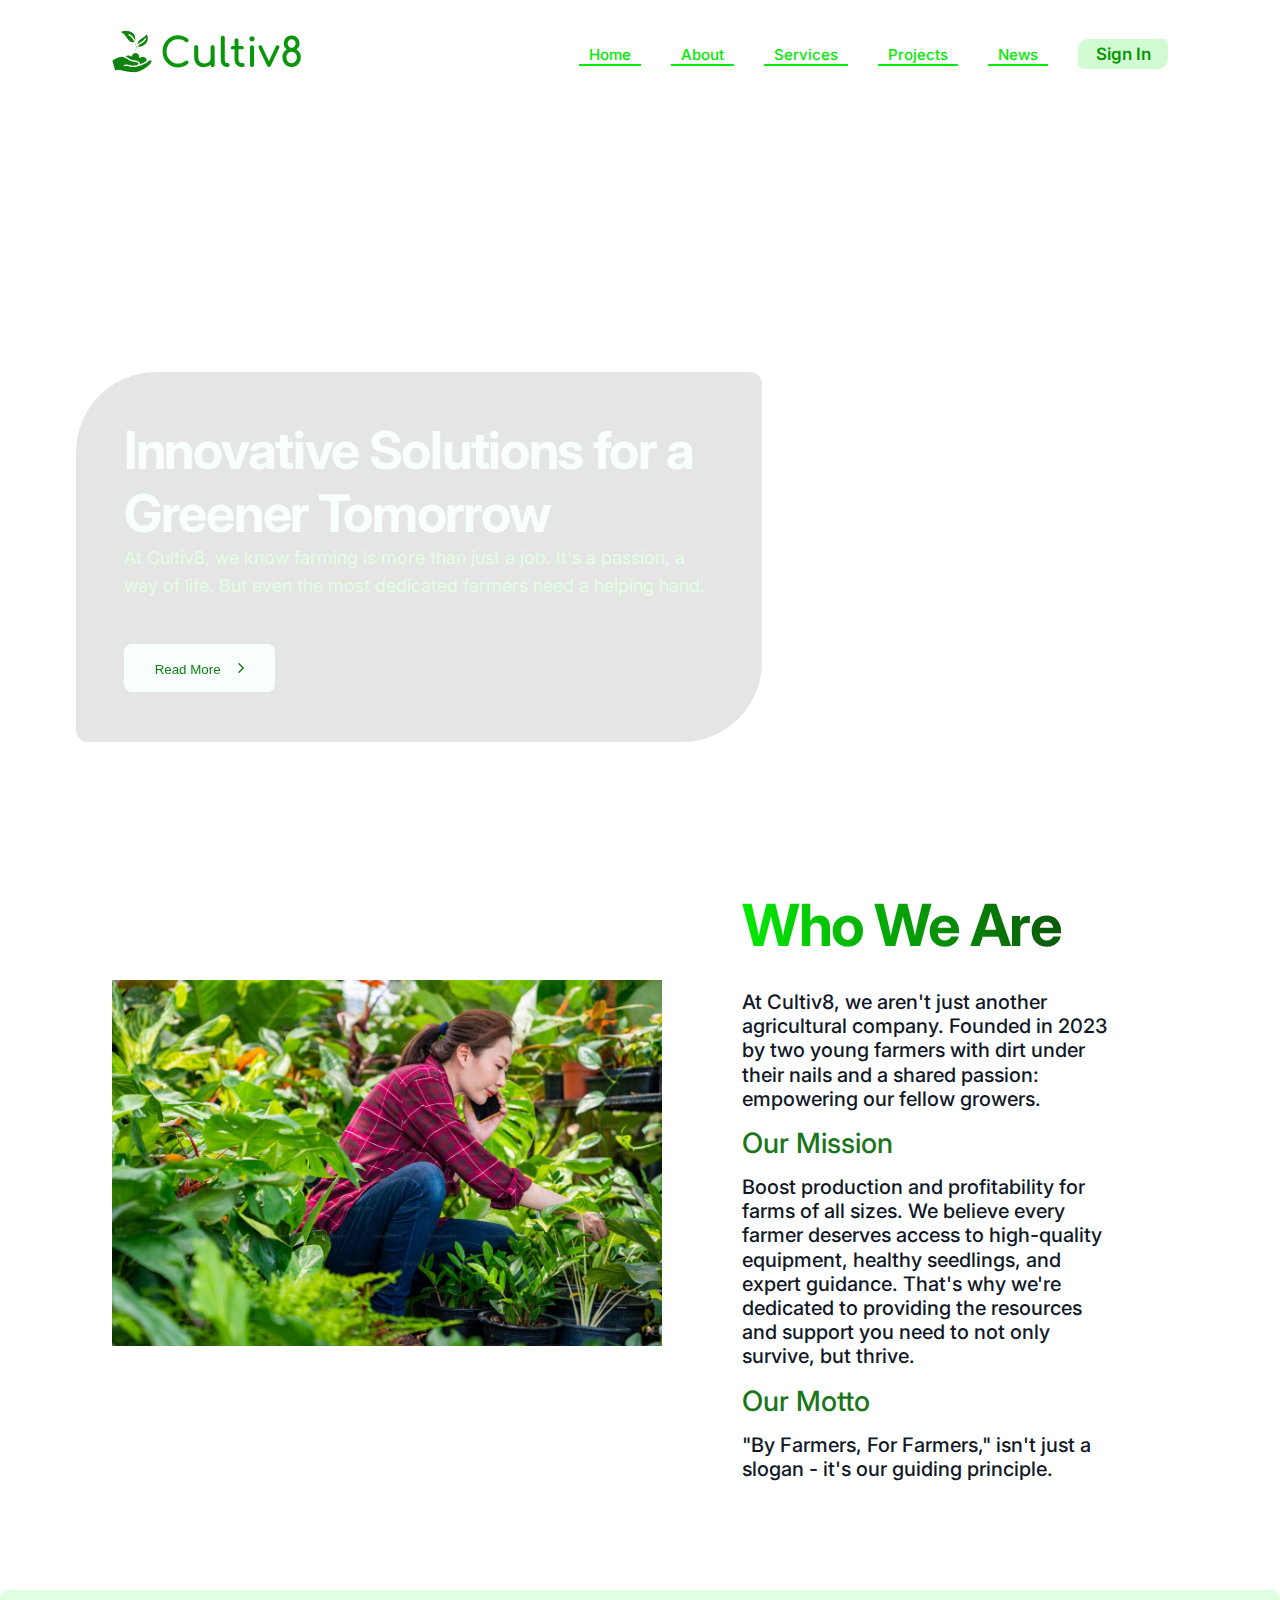
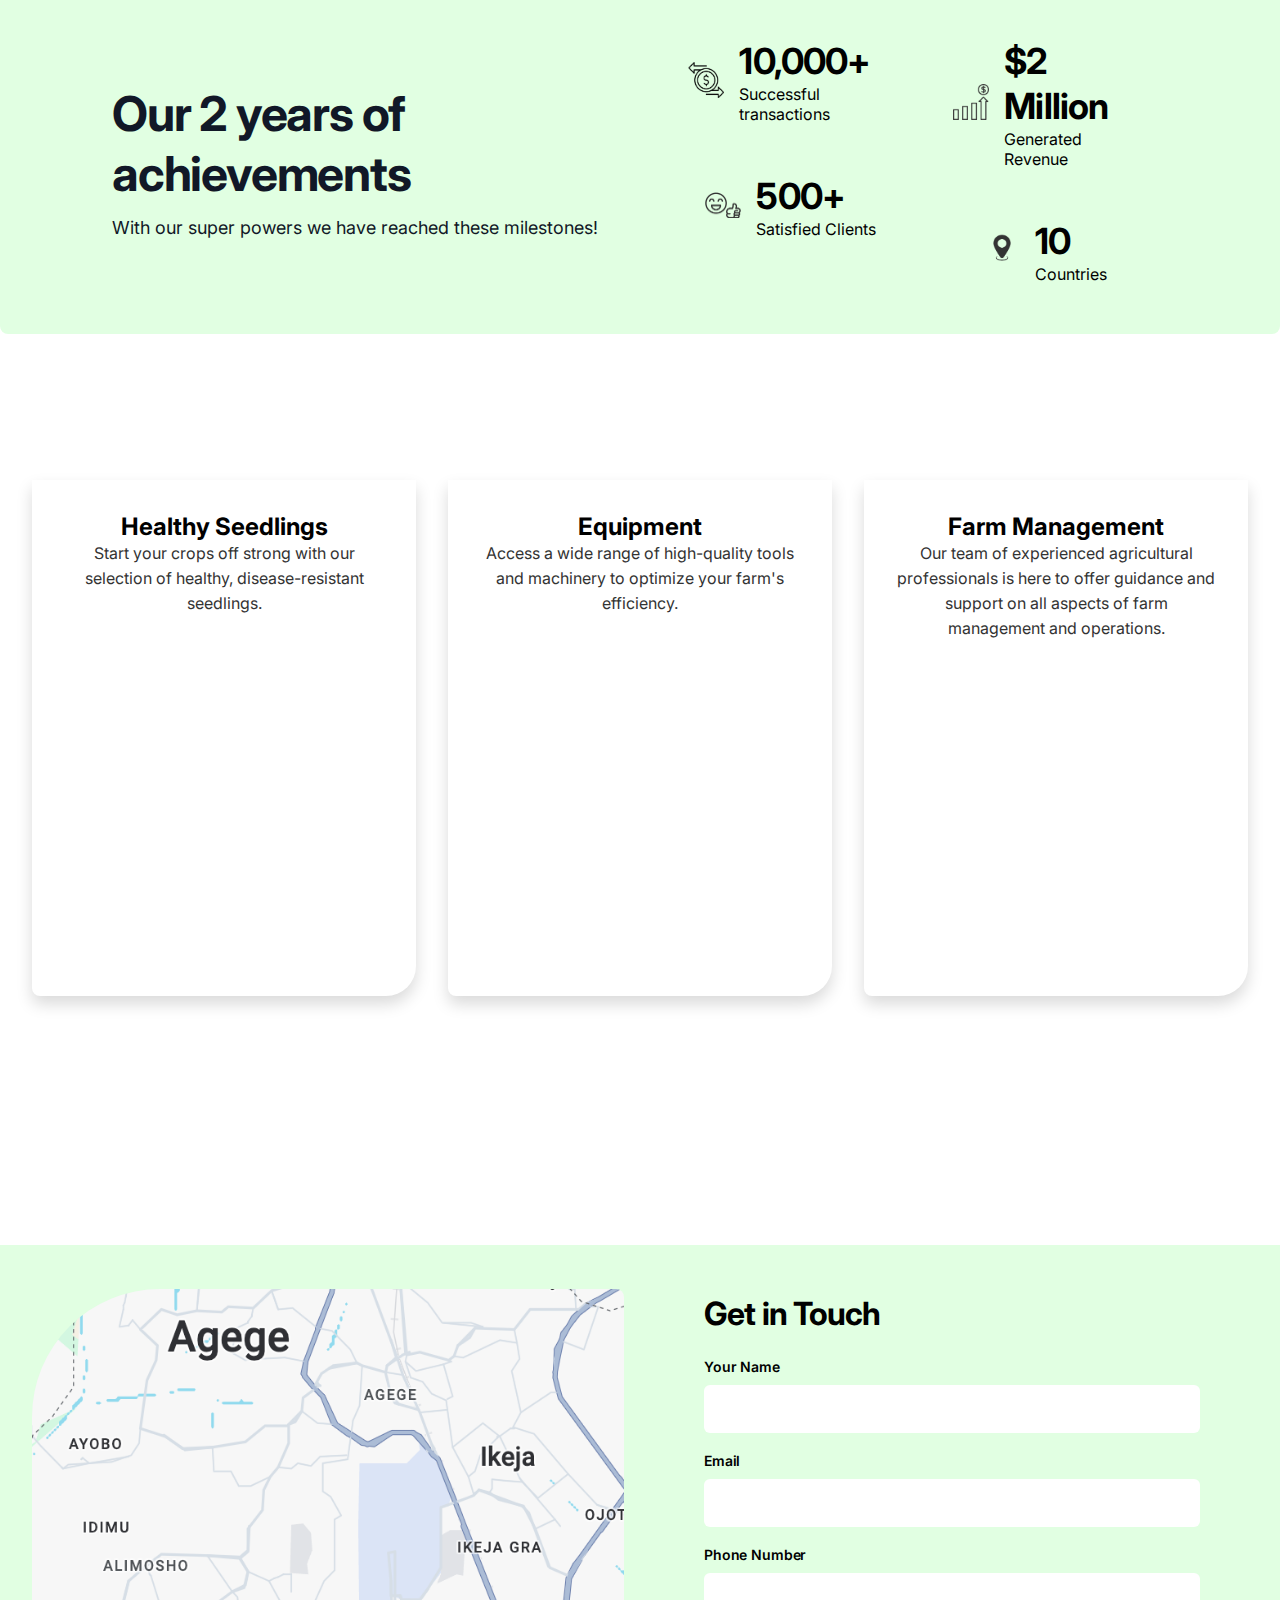
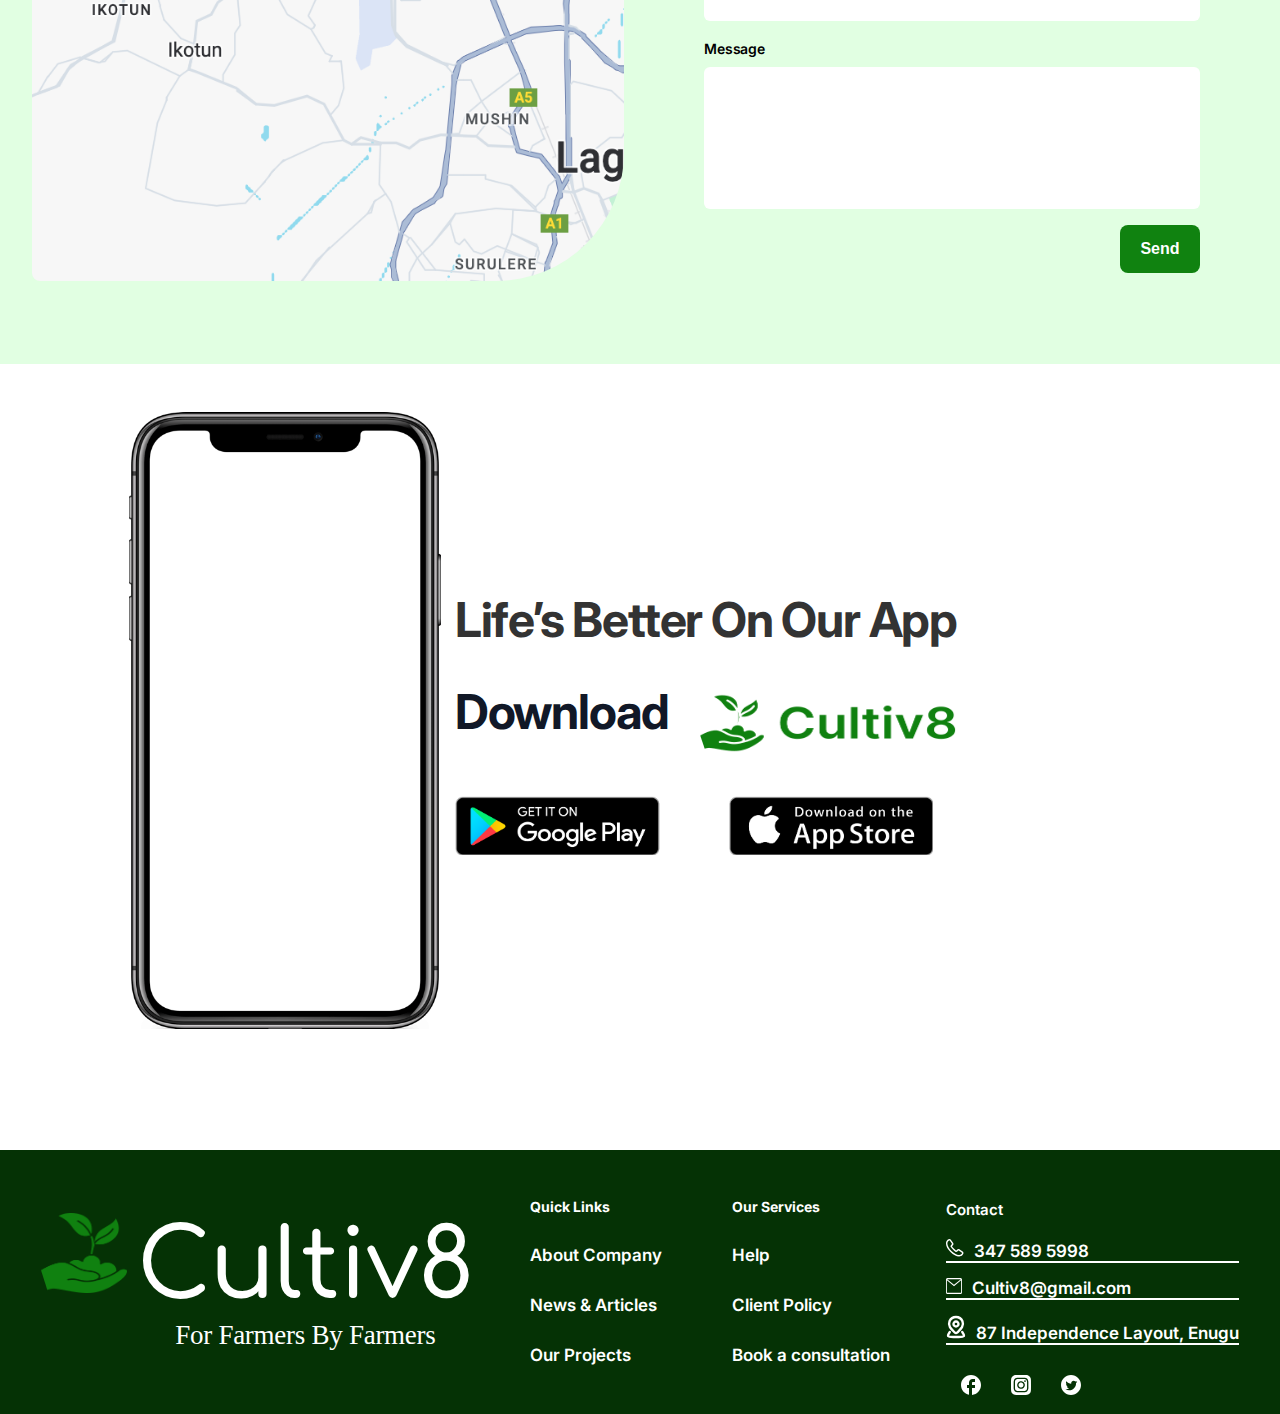
<file: html files/index.html>
<!DOCTYPE html>
<html lang="en">
  <head>
    <meta charset="UTF-8" />
    <meta name="viewport" content="width=device-width, initial-scale=1.0" />
    <title>Cultiv8</title>

    <!-- font awesome -->
    <link
      rel="stylesheet"
      href="https://cdnjs.cloudflare.com/ajax/libs/font-awesome/4.7.0/css/font-awesome.min.css"
    />

    <!-- favicon -->
    <link
      rel="icon"
      type="image/svg+xml"
      href="./hompage_cultiv8/images/favicon.svg"
    />
    <link
      rel="icon"
      type="image/png"
      href="./hompage_cultiv8/images/favicon.png"
    />

    <!-- stylesheets links -->
    <link rel="stylesheet" href="../index-files/css/reset.css" />
    <link rel="stylesheet" href="../index-files/css/style.css" />
    <link rel="stylesheet" href="../index-files/css/mediaquery.css" />
  </head>
  <body>
    <!-- =============HEADER AND NAVIGATION SECTION=========== -->

  <header class="header-container">

    <nav class="nav-bar" >
      
      <div class="logo">
       
          <div class="img-box"><img src="../asset-folder/Group.png" alt=""></div>

          
            <h1 class="logo-header"><a href="./index.html"></a>Cultiv8 </a></h1>
         
      </div>

      
      <div class="menu-option">

        <ul class="nav-links">
          <li class="active"><a href="./index.html">Home</a></li>
          <li class="active"><a href="./about-us.html">About </a></li>
          <li class="active"><a href="./services-page.html">Services</a></li>
          <li class="active"><a href="./projects.html">Projects</a></li>
          <li class="active"><a href="#">News</a></li>
        </ul>
        
        <div class="btn-sign-in">
          <a href="../html files/signIn.html">Sign In</a>
        </div>
      </div>


      <!-- ================HAMBUGER MENU================== -->

      <div class="hamburger-container">
        <div class="hamburger-menu">
          <div class="hamburger-line"></div>
          <div class="hamburger-line"></div>
          <div class="hamburger-line"></div>
        </div>

        <!-- ===========MOBILE MENU CONTENT============ -->
        
        <div class="mobile-menu">
          <nav class="mobile-nav">
            <ul>
              <li><a href="./index.html">Home</a></li>

              <li><a href="./about-us.html">About <span class="arrow-icon"><i class="fa fa-angle-down"></i></span></a>
              </li>

              <li><a href="./services-page.html">services <span class="arrow-icon"><i class="fa fa-angle-down"></i></span></a>
              </li>

              <li>
                <a href="./projects.html">Projects<span class="arrow-icon"><i class="fa fa-angle-down"></i></span></a>
              </li>

              <li>
                <a href="#">News <span class="arrow-icon"><i class="fa fa-angle-down"></i></span></a>
              </li>

              <div class="  mmb">
                <a class="signintext" href="../html files/signIn.html">Sign In</a>
              </div>
            </div>

            </ul>
          </nav>
        </div>
      </div>


    </nav>

  </header>

    <!-- main section -->
    <main>
      <!-- hero section -->
      <section class="hero">
        <div class="hero-container">
          <div class="hero-content-container">
            <div class="hero-content">
              <h1>Innovative Solutions for a Greener Tomorrow</h1>
              <p>
                At Cultiv8, we know farming is more than just a job. It's a
                passion, a way of life. But even the most dedicated farmers need
                a helping hand.
              </p>
            </div>
            <div class="hero-button">
              <button>
                Read More
                <i class="fa fa-angle-right" style="font-size: 18px"></i>
              </button>
            </div>
          </div>
        </div>
        <div class="noun-transaction-container"></div>
      </section>
      <!-- end of hero section -->

      <!-- section after of hero section -->
      <section class="after-hero">
        <div class="after-hero-container">
          <div class="after-hero-img">
            <img src="../index-files/images/lady_in_garden.jpeg" alt="" />
          </div>
          <div class="after-hero-content">
            <h1>Who We Are</h1>
            <p>
              At Cultiv8, we aren't just another agricultural company. Founded
              in 2023 by two young farmers with dirt under their nails and a
              shared passion: empowering our fellow growers.
            </p>
            <h2>Our Mission</h2>
            <p>
              Boost production and profitability for farms of all sizes. We
              believe every farmer deserves access to high-quality equipment,
              healthy seedlings, and expert guidance. That's why we're dedicated
              to providing the resources and support you need to not only
              survive, but thrive.
            </p>
            <h2>Our Motto</h2>
            <p>
              "By Farmers, For Farmers," isn't just a slogan - it's our guiding
              principle.
            </p>
          </div>
        </div>
      </section>
      <!-- end of after hero section -->

      <!-- start of metric section -->
      <section class="metric-section">
        <div class="metric-container">
          <div class="metric-heading">
            <h1>Our 2 years of achievements</h1>
            <p>With our super powers we have reached these milestones!</p>
          </div>
          <div class="metric-content">
            <div class="metric-item1">
              <div class="one">
                <div class="metric-icon">
                  <img src="../index-files/images/noun.png" alt="" />
                </div>
                <div class="metric-text">
                  <h2>10,000+</h2>
                  <p>Successful transactions</p>
                </div>
              </div>
              <div class="two">
                <div class="metric-icon">
                  <img src="../index-files/images/emoji.png" alt="" />
                </div>
                <div class="metric-text">
                  <h2>500+</h2>
                  <p>Satisfied Clients</p>
                </div>
              </div>
            </div>
            <div class="metric-item2">
              <div class="three">
                <div class="metric-icon">
                  <img src="../index-files/images/stats.png" alt="" />
                </div>
                <div class="metric-text">
                  <h2>$2 Million</h2>
                  <p>Generated Revenue</p>
                </div>
              </div>
              <div class="four">
                <div class="metric-icon">
                  <img src="../index-files/images/location.png" alt="" />
                </div>
                <div class="metric-text">
                  <h2>10</h2>
                  <p>Countries</p>
                </div>
              </div>
            </div>
          </div>
        </div>
      </section>
      <!-- end of metric section -->

      <!-- services rendered section -->
      <section class="services">
        <div class="services-container">
          <div class="card-container">
            <div class="card card_1">
              <div class="rectangle"></div>
              <div class="card-content">
                <h2>Healthy Seedlings</h2>
                <p>
                  Start your crops off strong with our selection of healthy,
                  disease-resistant seedlings.
                </p>
              </div>
            </div>
            <div class="card card_2">
              <div class="rectangle-two"></div>
              <div class="card-content">
                <h2>Equipment</h2>
                <p>
                  Access a wide range of high-quality tools and machinery to
                  optimize your farm's efficiency.
                </p>
              </div>
            </div>
            <div class="card card_3">
              <div class="rectangle-three"></div>
              <div class="card-content">
                <h2>Farm Management</h2>
                <p>
                  Our team of experienced agricultural professionals is here to
                  offer guidance and support on all aspects of farm management
                  and operations.
                </p>
              </div>
            </div>
          </div>
        </div>
      </section>
      <!-- end of services rendered section  -->

      <!-- location/get in touch section -->
      <section class="location">
        <div class="location-container">
          <img src="../index-files/images/map.png" alt="" />
          <div class="location-content">
            <h2>Get in Touch</h2>
            <div class="get_in_touch">
              <label for="name">Your Name</label>
              <input type="text" id="name" name="name" />
              <label for="email">Email</label>
              <input type="email" name="email" id="email" />
              <label for="phone">Phone Number</label>
              <input type="text" name="phone" id="phone" />
              <label for="message">Message</label>
              <textarea name="message" id="message"></textarea>
              <div class="get_in_touch-btn">
                <button>Send</button>
              </div>
            </div>
          </div>
        </div>
      </section>
      <!-- end of location section -->

      <!-- start of download app section -->
      <section class="download_app_sect">
        <div class="download_app_container">
          <div class="phone_mockup_img">
            <img src="../index-files/images/phone-mockup1.png" alt="" />
          </div>
          <div class="download_app_content">
            <h2>Life’s Better On Our App</h2>
            <div class="download_logo">
              <h3>Download</h3>
              <img src="../index-files/images/download_logo.png" alt="" />
            </div>
            <div class="download_options">
              <img src="../index-files/images/mobile_download.png" alt="" />
            </div>
          </div>
        </div>
      </section>
      <!-- end of download app section -->

     <!-- ========= FOOTER SECTION========== -->

   <Ssection class="footer">

    <div class="footer-logo">
      <div class="img-box-2"><img src="../index-files/images/footer_logo.png" alt=""></div>
          <a class="logo-text" href="./index.html">
            <h1>Cultiv8</h1>
            <p>For Farmers By Farmers</p>
          </a>
    </div>
    
    <div class="quick-links">
      <ul>
        <li><h3>Quick Links </h3></li>
        <li><a href="../html files/about-us.html">About Company</a></li>
        <li><a href="#">News & Articles</a></li>
        <li><a href="../html files/projects.html">Our Projects</a></li>
      </ul>
    </div>

    <div class="Our-Services">
      <ul>
        <li><h3>Our Services</h3></li>
        <li><a href="">Help</a></li>
        <li><a href="">Client Policy</a></li>
        <li><a href="../html files/consutation-form.html">Book a consultation</a></li>
      </ul>
    </div>

    <div class="Contact">
      
        <h3 class="contact-header"><a href="#">Contact</a></h3>
        <div class="call-icon"><a href="tel:3475895998"><img src="../asset-folder/call-icon.svg" alt="">347 589 5998</a></div>

       <div class="message"><a href="mailto:cultiv8@gmail.com"><img src="../asset-folder/message-icon.svg" alt=""></i>Cultiv8@gmail.com</a></div>

        <div class="address">
          <a href="https://www.google.com/maps/search/?api=1&query=87+Independence+Layout,+Enugu"><img src="../asset-folder/address-icon.svg" alt="">87 Independence Layout, Enugu</a></li>
          <li><a href="#"></a>
        </div>
      
      <div class="social-icons">
        <a href="#"><img src="../asset-folder/facebook-icon.svg" alt="facebook-icon"></a>
        <a href="#"><img src="../asset-folder/instagram-icon.svg" alt="instagram-icon"></a>
        <a href="#"><img src="../asset-folder/twitter-icon.svg" alt="twitter-icon"></a>
      </div>
    </div>



  </Ssection>
    </main>
    <script src="../javascript/main.js"></script>
  </body>
</html>
</file>
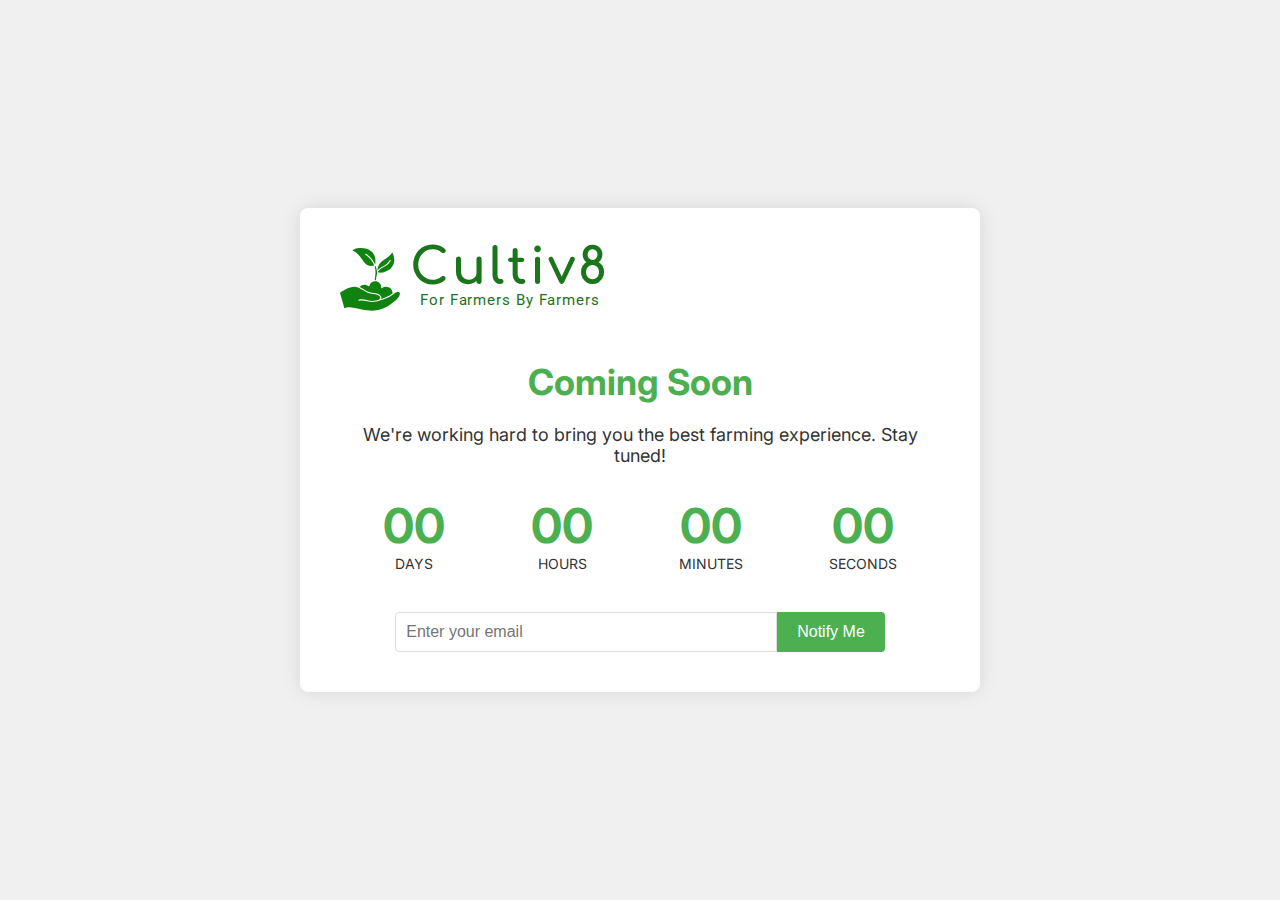
<file: html files/coming-soon.html>
<!DOCTYPE html>
<html lang="en">
<head>
    <meta charset="UTF-8">
    <meta name="viewport" content="width=device-width, initial-scale=1.0">
    <title>Cultiv8 Coming Soon</title>
    <link rel="stylesheet" href="../css files/coming-soon-styles.css">
    <link href="https://fonts.googleapis.com/css2?family=Roboto:wght@300;400;700&display=swap" rel="stylesheet">

    <!-- =============FAVICON LINK=============== -->

  <link rel="icon" type="image/svg+xml" href="../asset-folder/favicon.svg">
  <link rel="icon" type="image/png" href="../asset-folder/favicon.png">
  
    <!-- ====================FONT & ICON RESOURCE LINKS================= -->
  
  
  
    <link rel="stylesheet" href="https://cdnjs.cloudflare.com/ajax/libs/font-awesome/6.5.2/css/all.min.css" integrity="sha512-SnH5WK+bZxgPHs44uWIX+LLJAJ9/2PkPKZ5QiAj6Ta86w+fsb2TkcmfRyVX3pBnMFcV7oQPJkl9QevSCWr3W6A==" crossorigin="anonymous" referrerpolicy="no-referrer" />
  
    <link rel="stylesheet" href="https://fonts.googleapis.com/css2?family=Material+Symbols+Outlined:opsz,wght,FILL,GRAD@20..48,100..700,0..1,-50..200" />
        
</head>
<body>
    <div class="container">
      <header>
        <img src="../asset-folder/footer-logo-icon.svg" alt="Cultiv8 Logo" class="logo">
        <div class="logo-text">
          <h1>Cultiv8</h1>
          <p>For Farmers By Farmers</p>
        </div>
    </header>
        <h1>Coming Soon</h1>
        <p>We're working hard to bring you the best farming experience. Stay tuned!</p>
        <div class="countdown">
            <div class="countdown-item">
                <span id="days">00</span>
                <span>Days</span>
            </div>
            <div class="countdown-item">
                <span id="hours">00</span>
                <span>Hours</span>
            </div>
            <div class="countdown-item">
                <span id="minutes">00</span>
                <span>Minutes</span>
            </div>
            <div class="countdown-item">
                <span id="seconds">00</span>
                <span>Seconds</span>
            </div>
        </div>
        <form class="notify-form">
            <input type="email" placeholder="Enter your email" required>
            <button type="submit">Notify Me</button>
        </form>
    </div>
    <script src="../javascript/countdown.js"></script>
</body>
</html>
</file>
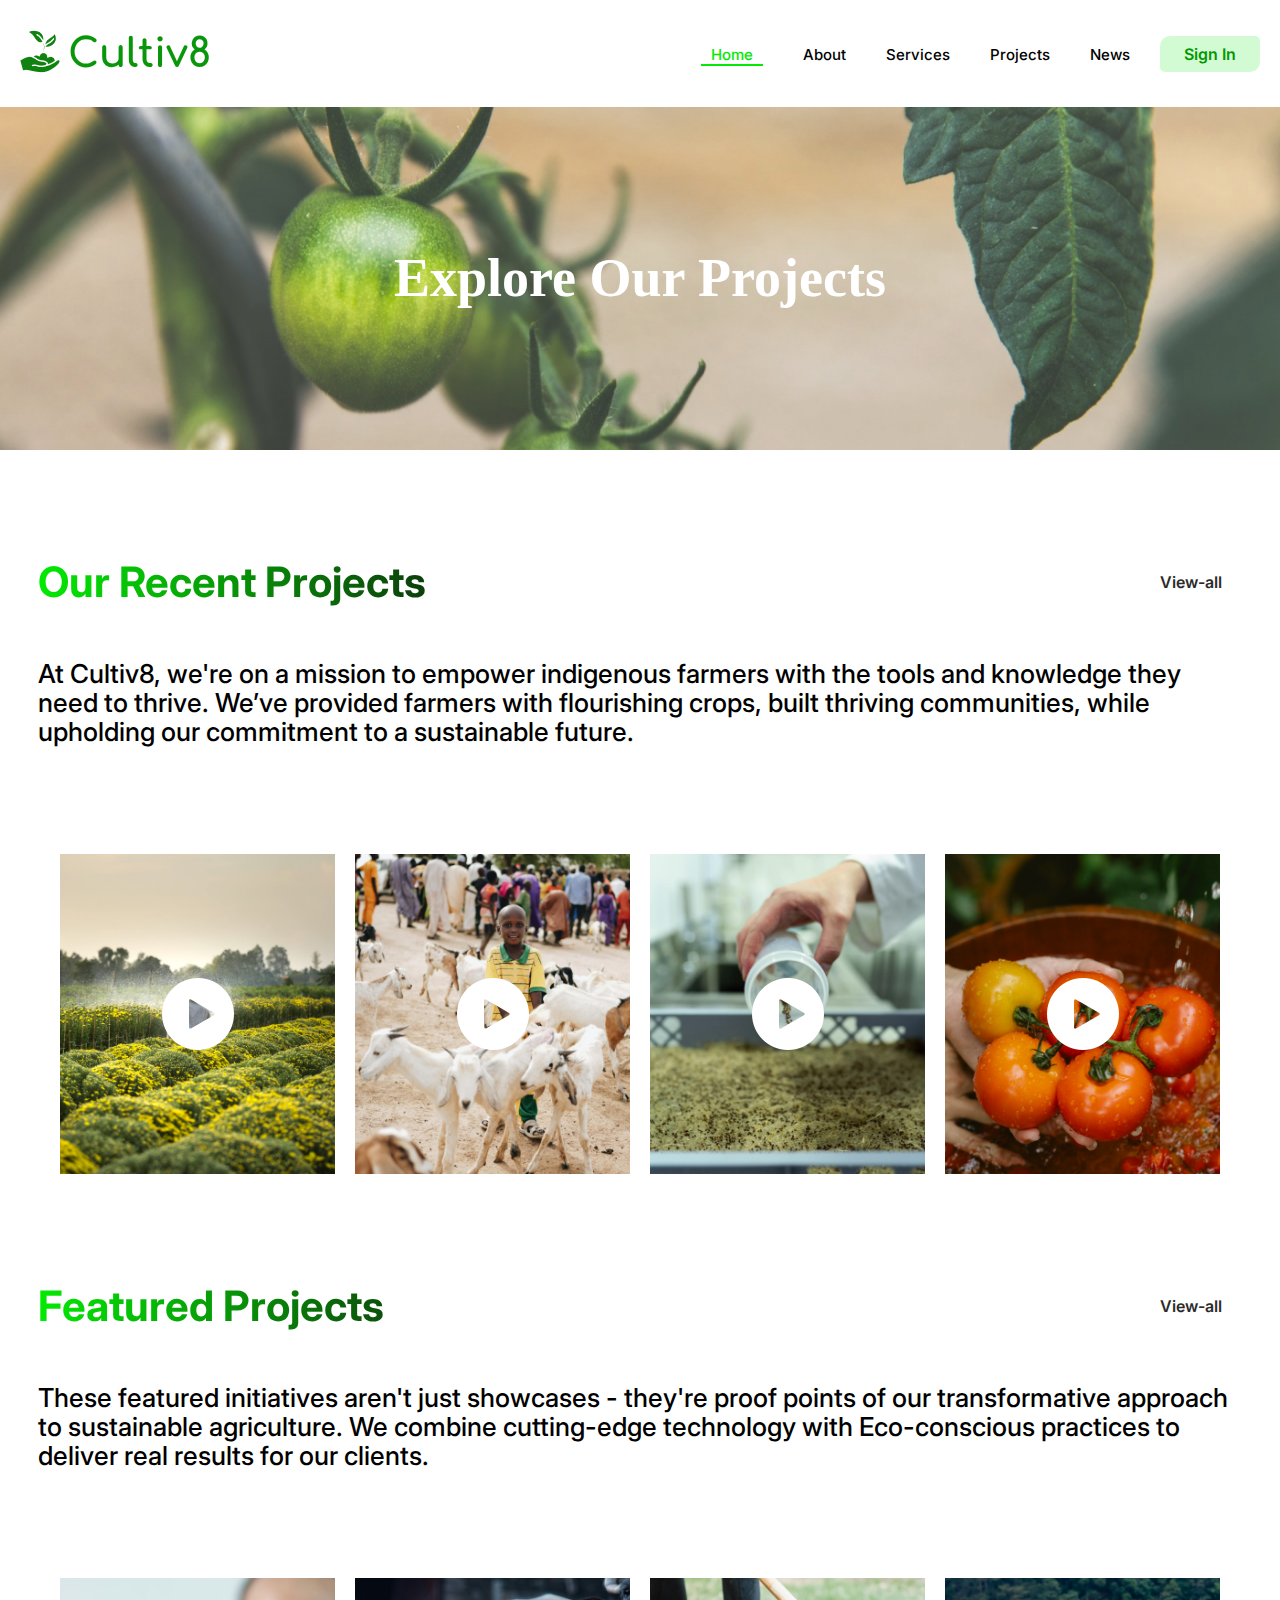
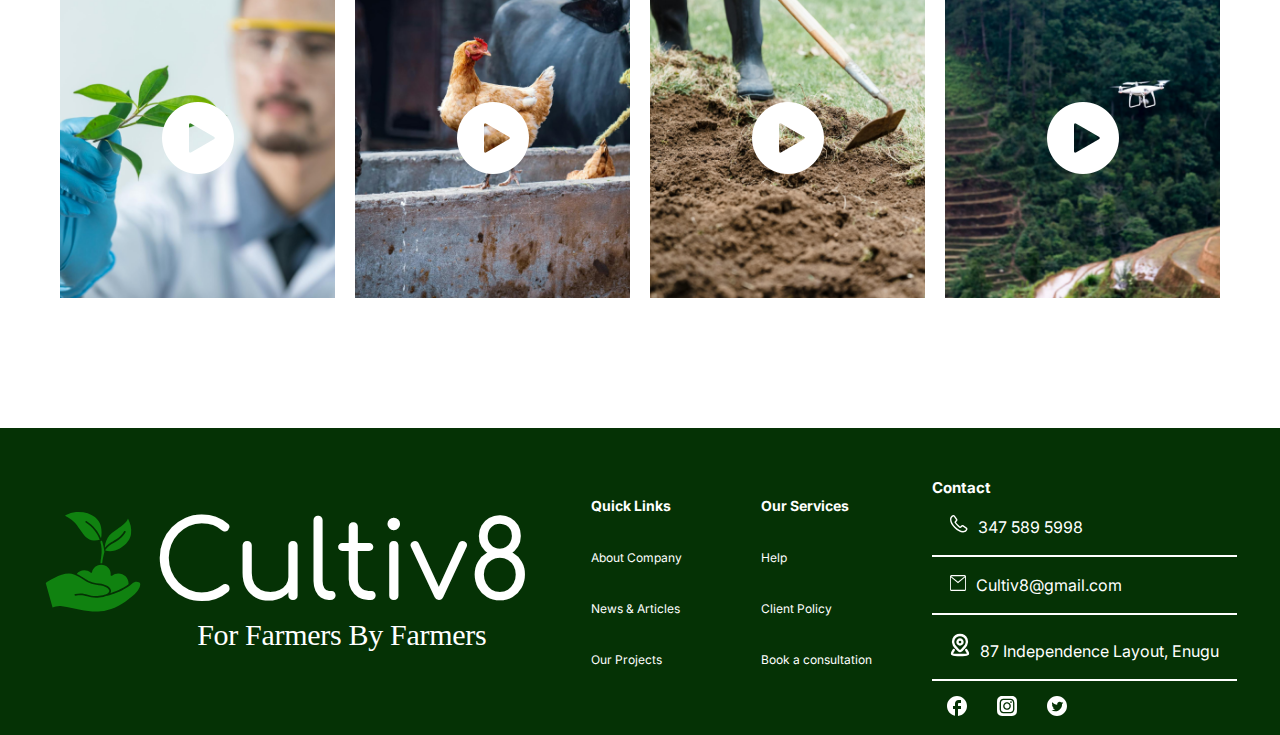
<file: html files/projects.html>
<!DOCTYPE html>
<html lang="en">
<head>
  <meta charset="UTF-8">
  <meta name="viewport" content="width=device-width, initial-scale=1.0">
<!-- ===========STYLE SHEETS============= -->
  <link rel="stylesheet" href="../css files/projects.css">

  <link rel="stylesheet" href="../css files/projects-query.css">

   <!-- =============FAVICON LINK=============== -->

   <link rel="icon" type="image/svg+xml" href="../asset-folder/favicon.svg">
   <link rel="icon" type="image/png" href="../asset-folder/favicon.png">

   <!-- ====================FONT & ICON RESOURCE LINKS================= -->

   <link rel="preconnect" href="https://fonts.googleapis.com">
   <link rel="preconnect" href="https://fonts.gstatic.com" crossorigin>
   <link href="https://fonts.googleapis.com/css2?family=Comfortaa:wght@300..700&display=swap" rel="stylesheet">


  <link rel="stylesheet" href="https://cdnjs.cloudflare.com/ajax/libs/font-awesome/4.7.0/css/font-awesome.min.css">

  <link rel="stylesheet" href="https://fonts.googleapis.com/css2?family=Material+Symbols+Outlined:opsz,wght,FILL,GRAD@20..48,100..700,0..1,-50..200" />

  <title>Cultiv8 Projects</title>
</head>

<body>

<!-- =============HEADER AND NAVIGATION SECTION=========== -->

<header class="header-container">

  <nav class="nav-bar" >
    
    <div class="logo">
     
        <div class="img-box"><img src="../asset-folder/Group.png" alt=""></div>

        
          <h1 class="logo-header"><a href="../index.html"></a>Cultiv8 </a></h1>
       
    </div>

    
    <div class="menu-option">

      <ul class="nav-links">
        <li class=""><a href="../index.html" class="menu-item"  data-page="home">Home</a></li>
        <li class="hova"><a href="./about-us.html" class="menu-item"  data-page="about">About </a></li>
        <li class="hova"><a href="./services-page.html" class="menu-item" data-page="services">Services</a></li>
        <li class="hova"><a href="./projects.html " class="menu-item"  data-page="projects">Projects</a></li>
        <li class="hova"><a href="./coming-soon.html" class="menu-item"  data-page="news">News</a></li>
      </ul>
      
      <div class="btn-sign-in">
        <a href="../html files/signIn.html">Sign In</a>
      </div>
    </div>


    <!-- ================HAMBUGER MENU================== -->

    <div class="hamburger-container">
      <div class="hamburger-menu">
        <div class="hamburger-line"></div>
        <div class="hamburger-line"></div>
        <div class="hamburger-line"></div>
      </div>

      <!-- ===========MOBILE MENU CONTENT============ -->
      
      <div class="mobile-menu">
        <nav class="mobile-nav">
          <ul>
            <li><a href="../index.html">Home</a></li>

            <li><a href="./about-us.html">About <span class="arrow-icon"><i class="fa fa-angle-down"></i></span></a>
            </li>

            <li><a href="./services-page.html">Services  <span class="arrow-icon"><i class="fa fa-angle-down"></i></span></a>
            </li>

            <li>
              <a href="./projects.html">Projects<span class="arrow-icon"><i class="fa fa-angle-down"></i></span></a>
            </li>

            <li>
              <a href="./coming-soon.html">News <span class="arrow-icon"><i class="fa fa-angle-down"></i></span></a>
            </li>

            <div class="  mmb">
              <a class="signintext" href="../html files/signIn.html">Sign In</a>
            </div>
          </div>

          </ul>
        </nav>
      </div>
    </div>


  </nav>

</header>

  <!-- ===============RECENT PROJECT SECTION============== -->

  <section class="project-banner">
    <div  class="project-banner-content">
    
      <h2>Explore Our Projects</h2>
    </div>
  </section>
  

  <section class="recent-project">
    <div class="recent-header">
      <h2>Our Recent Projects</h2>
      <div class="view-btn">
        <a href="./coming-soon.html"> View-all</a>
      </div>
    </div>

    <div class="recent-paragraph">
      <p>At Cultiv8, we're on a mission to empower indigenous farmers with the tools and knowledge they need to thrive. We’ve provided farmers with flourishing crops, built thriving communities, while upholding our commitment to a sustainable future. </p>
    </div>

    <div class="recent-video-tiles">

      <div class="tile1"><img src="../asset-folder/Circled Play.png" alt=""></div>

      <div class="tile2"><img src="../asset-folder/Circled Play.png"></div>

      <div class="tile3"><img src="../asset-folder/Circled Play.png"></div>

      <div class="tile4">
        <img src="../asset-folder/Circled Play.png">
      </div>
      
    </div>
  </section>

  <!-- ==========FEATURED PROJECT SECTION=========== -->

  <section class="featured-project">
    <div class="featured-header">
      <h2>Featured Projects</h2>
      <div class="view-btn">
        <a href="./coming-soon.html"> View-all</a>
      </div>
    </div>

    <div class="featured-paragraph">
      <p>These featured initiatives aren't just showcases - they're proof points of our transformative approach to sustainable agriculture. We combine cutting-edge technology with Eco-conscious practices to deliver real results for our clients.</p>
    </div>

    <div class="featured-video-tiles">

      <div class="tile5"><img src="../asset-folder/Circled Play.png" alt=""></div>

      <div class="tile6"><img src="../asset-folder/Circled Play.png"></div>

      <div class="tile7"><img src="../asset-folder/Circled Play.png"></div>

      <div class="tile8">
        <img src="../asset-folder/Circled Play.png">
      </div>
      
    </div>
  </section>

  <!-- =========PROJECT FOOTER SECTION========== -->

  <Ssection class="footer">

    <div class="footer-logo">
      <div class="img-box-2"><img src="../asset-folder/footer-logo-icon.svg" alt=""></div>
          <a class="logo-text" href="./index.html">
            <h1>Cultiv8</h1>
            <p>For Farmers By Farmers</p>
          </a>
    </div>
    
    <div class="quick-links">
      <ul>
        <li><h3>Quick Links </h3></li>
        <li><a href="../html files/about-us.html">About Company</a></li>
        <li><a href="./coming-soon.html">News & Articles</a></li>
        <li><a href="../html files/projects.html">Our Projects</a></li>
      </ul>
    </div>

    <div class="Our-Services">
      <ul>
        <li><h3>Our Services</h3></li>
        <li><a href="./coming-soon.html">Help</a></li>
        <li><a href="./coming-soon.html">Client Policy</a></li>
        <li><a href="../html files/consutation-form.html">Book a consultation</a></li>
      </ul>
    </div>

    <div class="Contact">
      
      <h3 class="contact-header"><a href="#">Contact</a></h3>
      <div class="call-icon"><a href="tel:3475895998"><img src="../asset-folder/call-icon.svg" alt="">347 589 5998</a></div>

     <div class="message"><a href="mailto:cultiv8@gmail.com"><img src="../asset-folder/message-icon.svg" alt=""></i>Cultiv8@gmail.com</a></div>

      <div class="address">
        <a href="https://www.google.com/maps/search/?api=1&query=87+Independence+Layout,+Enugu"><img src="../asset-folder/address-icon.svg" alt="">87 Independence Layout, Enugu</a></li>
        <li><a href="#"></a>
      </div>
    
    <div class="social-icons">
      <a href="#"><img src="../asset-folder/facebook-icon.svg" alt="facebook-icon"></a>
      <a href="#"><img src="../asset-folder/instagram-icon.svg" alt="instagram-icon"></a>
      <a href="#"><img src="../asset-folder/twitter-icon.svg" alt="twitter-icon"></a>
    </div>
  </div>



  </Ssection>



  <script src="../javascript/main.js" ></script>
</body>

<script src="../javascript/menu-option-active.js"></script>
</html>
</file>
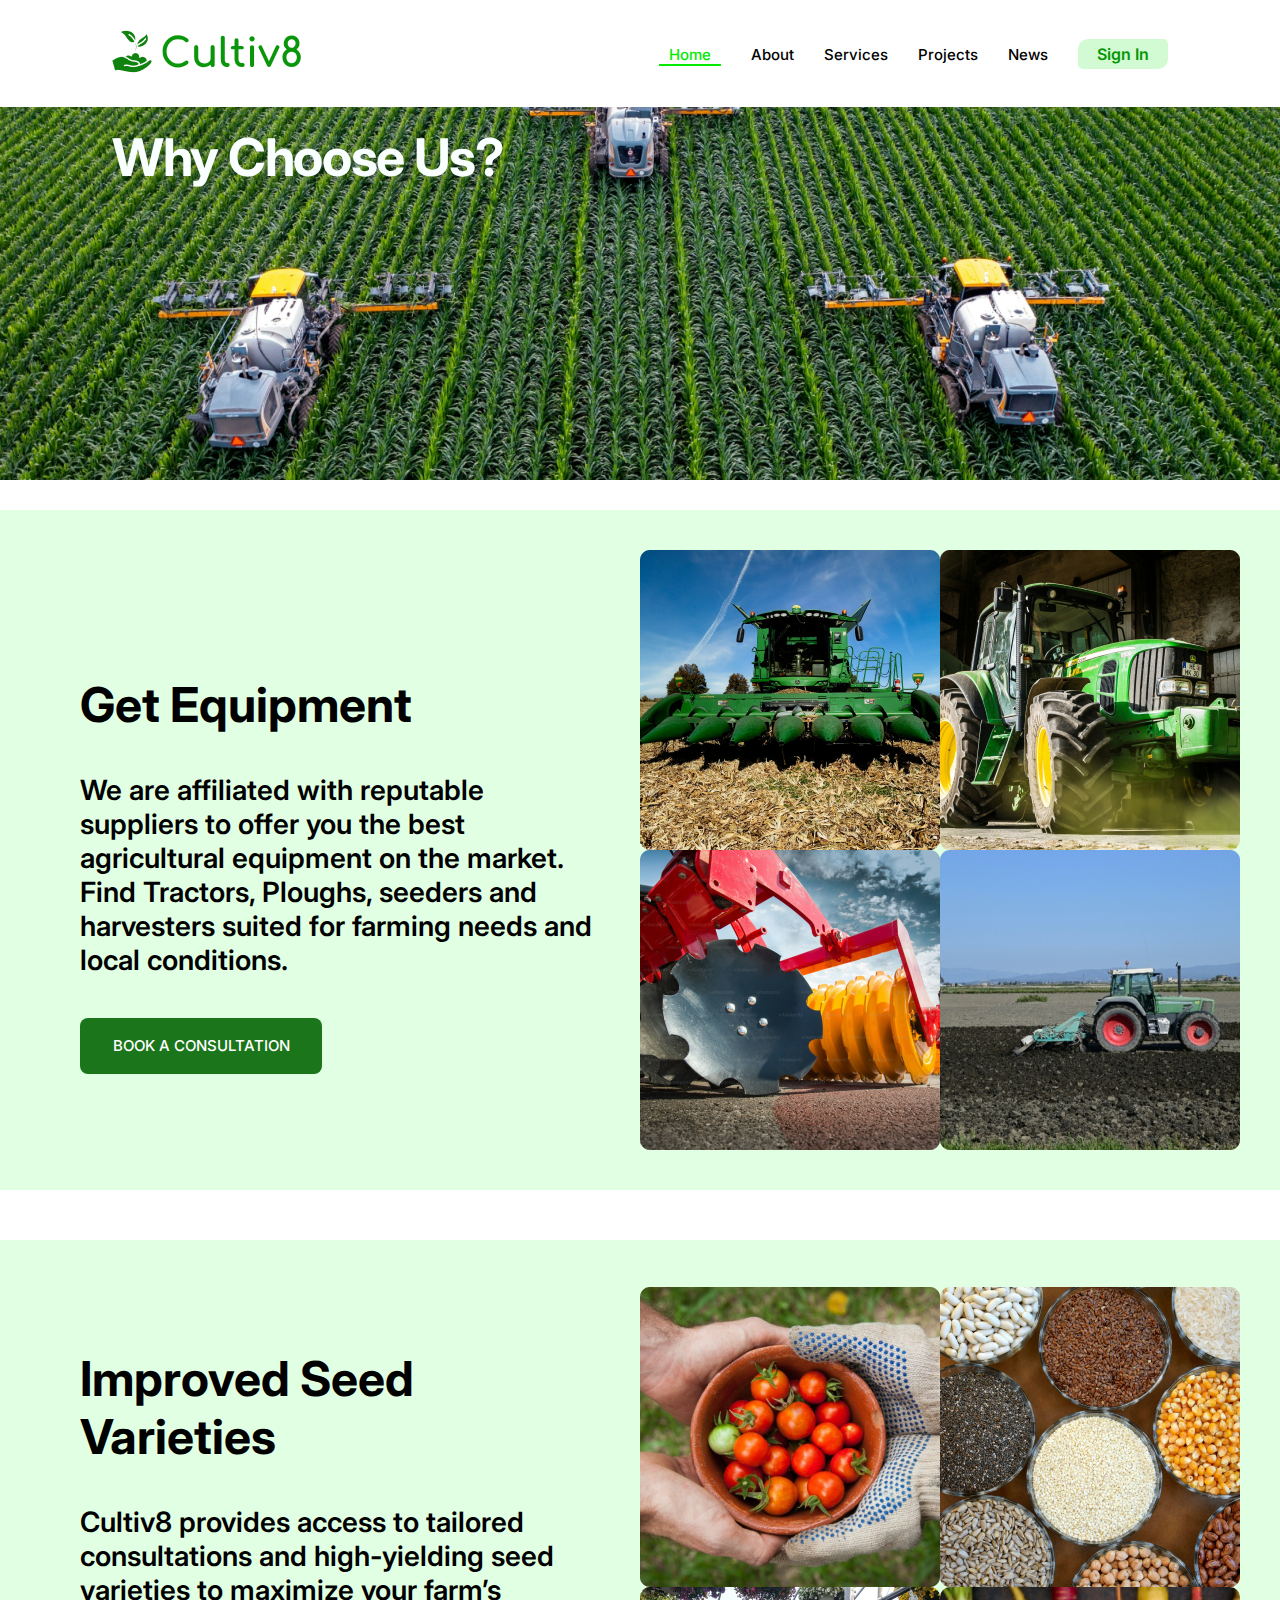
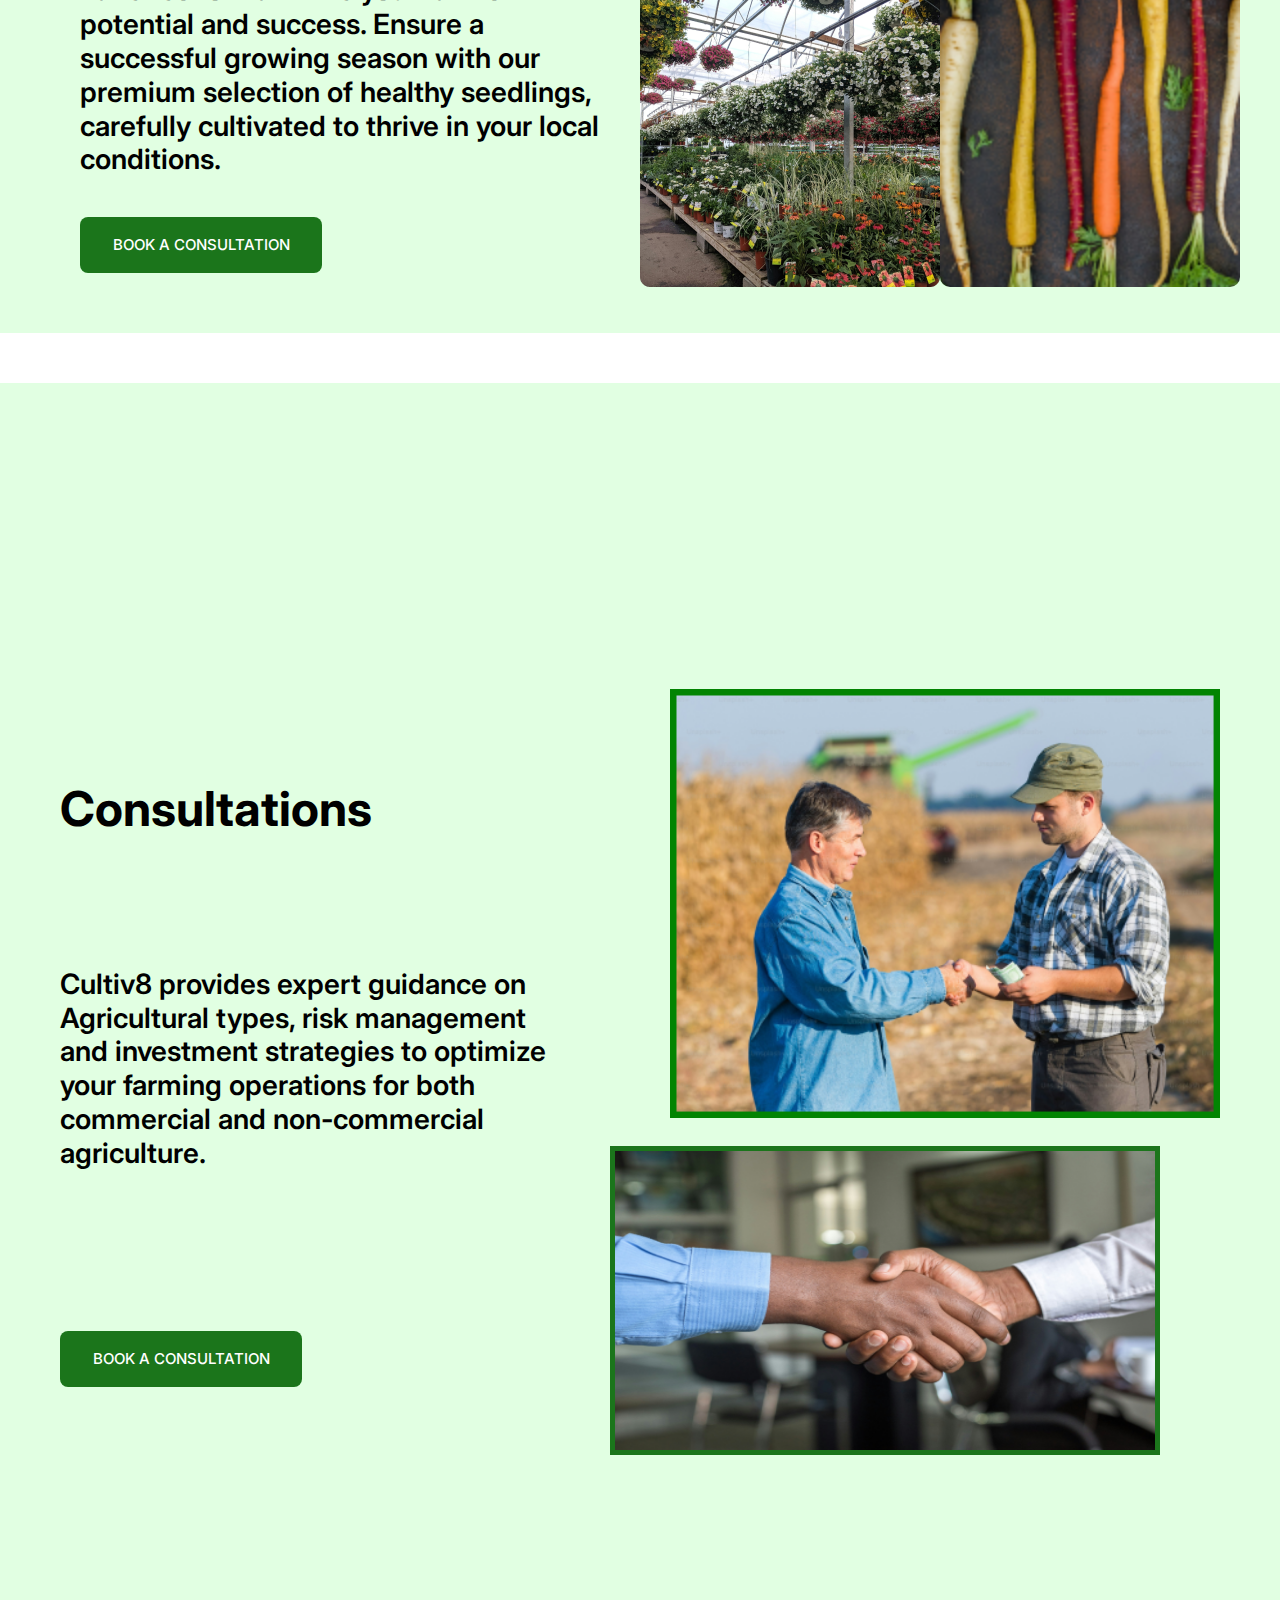
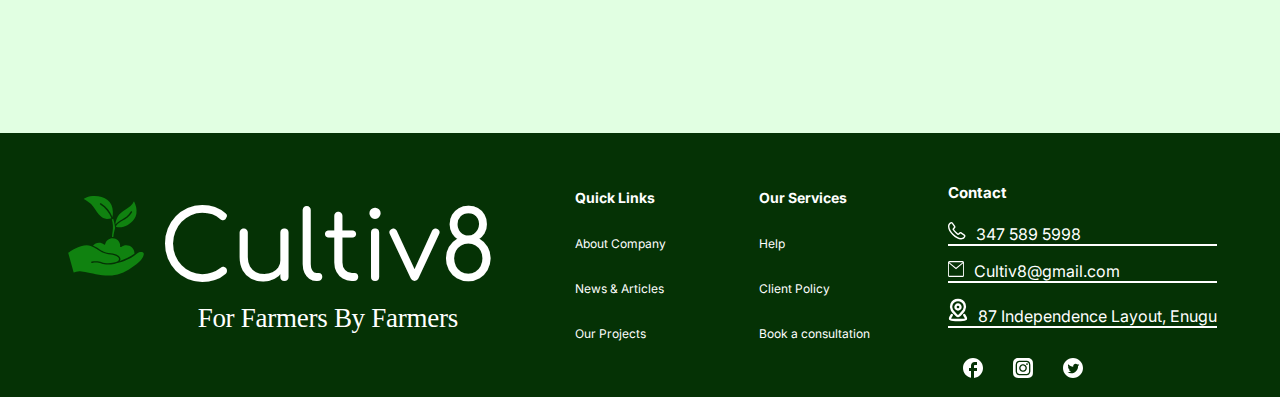
<file: html files/services-page.html>
<!DOCTYPE html>
<html lang="en">
<head>
  <meta charset="UTF-8">
  <meta name="viewport" content="width=device-width, initial-scale=1.0">

  <link rel="stylesheet" href="../css files/services-page.css">
  <link rel="stylesheet" href="../css files/service-page-query.css">

  <link rel="preconnect" href="https://fonts.googleapis.com">
  <link rel="preconnect" href="https://fonts.gstatic.com" crossorigin>

  <link href="https://fonts.googleapis.com/css2?family=Comfortaa:wght@300..700&display=swap" rel="stylesheet">

  <title>Cultiv8 Services</title>



</head>
<body>

  <!-- =============HEADER AND NAVIGATION SECTION=========== -->

  <header class="header-container">

    <nav class="nav-bar" >
      
      <div class="logo">
       
          <div class="img-box"><img src="../asset-folder/Group.png" alt=""></div>

          
            <h1 class="logo-header"><a href="../index.html"></a>Cultiv8 </a></h1>
         
      </div>

      
      <div class="menu-option">

        <ul class="nav-links">
          <li class=""><a href="../index.html" class="menu-item"  data-page="home">Home</a></li>
          <li class="hova"><a href="./about-us.html" class="menu-item"  data-page="about">About </a></li>
          <li class="hova"><a href="./services-page.html" class="menu-item" data-page="services">Services</a></li>
          <li class="hova"><a href="./projects.html " data-page="projects">Projects</a></li>
          <li class="hova"><a href="./coming-soon.html" class="menu-item"  data-page="news">News</a></li>
        </ul>
        
        <div class="btn-sign-in">
          <a href="../html files/signIn.html">Sign In</a>
        </div>
      </div>


      <!-- ================HAMBUGER MENU================== -->

      <div class="hamburger-container">
        <div class="hamburger-menu">
          <div class="hamburger-line"></div>
          <div class="hamburger-line"></div>
          <div class="hamburger-line"></div>
        </div>

        <!-- ===========MOBILE MENU CONTENT============ -->
        
        <div class="mobile-menu">
          <nav class="mobile-nav">
            <ul>
              <li><a href="../index.html">Home</a></li>

              <li><a href="./about-us.html">About <span class="arrow-icon"><i class="fa fa-angle-down"></i></span></a>
              </li>

              <li><a href="./services-page.html">Services  <span class="arrow-icon"><i class="fa fa-angle-down"></i></span></a>
              </li>

              <li>
                <a href="./projects.html">Projects<span class="arrow-icon"><i class="fa fa-angle-down"></i></span></a>
              </li>

              <li>
                <a href="./coming-soon.html">News <span class="arrow-icon"><i class="fa fa-angle-down"></i></span></a>
              </li>

              <div class="  mmb">
                <a class="signintext" href="../html files/signIn.html">Sign In</a>
              </div>
            </div>

            </ul>
          </nav>
        </div>
      </div>


    </nav>

  </header>

  <div class="banner-section">
    <!-- <img src="../asset-folder/our-services-banner.png" alt=""> -->
<h1>Why Choose Us?</h1>
  </div>

  <section class="get-equipment">

    <div class="text">
      <h1>
        Get Equipment
      </h1>

      <p>
        We are affiliated with reputable suppliers to offer you the best agricultural equipment on the market. Find Tractors, Ploughs, seeders and harvesters suited for farming needs and local conditions.
      </p>

      <div class="btn"><a href="../html files/consutation-form.html" >BOOK A CONSULTATION</a></div>

    </div>

    <div class="image">
      <img src="../asset-folder/eqipment-1.png" alt="tractor">

      <img src="../asset-folder/eqipment-2.png" alt="tractor">

      <img src="../asset-folder/eqipment-3.png" alt="tractor">

      <img src="../asset-folder/eqipment-4.png" alt="tractor">
    </div>

  </section>



  <section class="improved-seed">

    <div class="text">
      <h1>
        Improved Seed Varieties
      </h1>

      <p>
        Cultiv8 provides access to tailored consultations and high-yielding seed varieties to maximize your farm’s potential and success. Ensure a successful growing season with our premium selection of healthy seedlings, carefully cultivated to thrive in your local conditions. 
      </p>

      <div class="btn"><a href="../html files/consutation-form.html" >BOOK A CONSULTATION</a></div>

    </div>

    <div class="image">
      <img src="../asset-folder/improved-seed-1.png" alt="tractor">

      <img src="../asset-folder/improved-seed-2.png" alt="tractor">

      <img src="../asset-folder/improved-seed-3.png" alt="tractor">

      <img class="carrot" src="../asset-folder/improved-seed-4.png" alt="tractor">
    </div>

  </section>



  <section class="farm-management">

    <div class="text-last">
      <h1>
        Consultations
      </h1>

      <p>
        Cultiv8 provides expert guidance on Agricultural types, risk management and investment strategies to optimize your farming operations for both commercial and non-commercial agriculture.
      </p>

      <div class="btn"><a href="../html files/consutation-form.html" >BOOK A CONSULTATION</a></div>

    </div>

    <div class="image-last">
      <img class="last1" src="../asset-folder/farm-management-image.png" alt="tractor">

      <img class="last2" src="../asset-folder/farm-management-image-1.png" alt="tractor">

      </div>

  </section>


   <!-- ========= FOOTER SECTION========== -->

   <Ssection class="footer">

    <div class="footer-logo">
      <div class="img-box-2"><img src="../asset-folder/footer-logo-icon.svg" alt=""></div>
          <a class="logo-text" href="./index.html">
            <h1>Cultiv8</h1>
            <p>For Farmers By Farmers</p>
          </a>
    </div>
    
    <div class="quick-links">
      <ul>
        <li><h3>Quick Links </h3></li>
        <li><a href="../html files/about-us.html">About Company</a></li>
        <li><a href="./coming-soon.html">News & Articles</a></li>
        <li><a href="../html files/projects.html">Our Projects</a></li>
      </ul>
    </div>

    <div class="Our-Services">
      <ul>
        <li><h3>Our Services</h3></li>
        <li><a href="./coming-soon.html">Help</a></li>
        <li><a href="./coming-soon.html">Client Policy</a></li>
        <li><a href="../html files/consutation-form.html">Book a consultation</a></li>
      </ul>
    </div>

    <div class="Contact">
      
        <h3 class="contact-header"><a href="#">Contact</a></h3>
        <div class="call-icon"><a href="tel:3475895998"><img src="../asset-folder/call-icon.svg" alt="">347 589 5998</a></div>

       <div class="message"><a href="mailto:cultiv8@gmail.com"><img src="../asset-folder/message-icon.svg" alt=""></i>Cultiv8@gmail.com</a></div>

        <div class="address">
          <a href="https://www.google.com/maps/search/?api=1&query=87+Independence+Layout,+Enugu"><img src="../asset-folder/address-icon.svg" alt="">87 Independence Layout, Enugu</a></li>
          <li><a href="#"></a>
        </div>
      
      <div class="social-icons">
        <a href="#"><img src="../asset-folder/facebook-icon.svg" alt="facebook-icon"></a>
        <a href="#"><img src="../asset-folder/instagram-icon.svg" alt="instagram-icon"></a>
        <a href="#"><img src="../asset-folder/twitter-icon.svg" alt="twitter-icon"></a>
      </div>
    </div>



  </Ssection>

  <script src="../javascript/main.js"></script>

  <script src="../javascript/menu-option-active.js"></script>

</body>
</html>
</file>
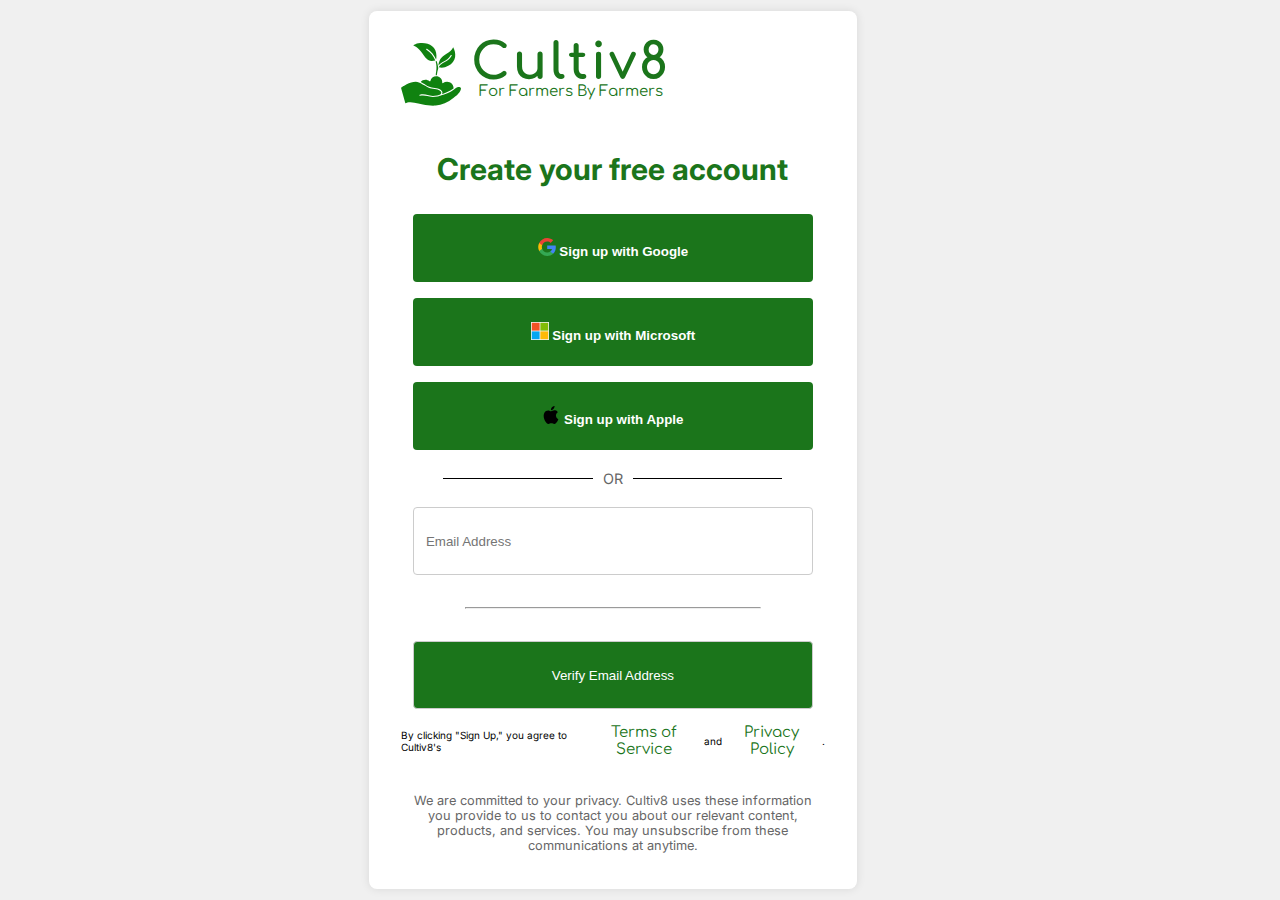
<file: html files/signup.html>
<!DOCTYPE html>
<html lang="en">
<head>
    <meta charset="UTF-8">
    <meta name="viewport" content="width=device-width, initial-scale=1.0">

    <link rel="stylesheet" href="../css files/signup.css">

     <!-- =============FAVICON LINK=============== -->

  <link rel="icon" type="image/svg+xml" href="../asset-folder/favicon.svg">
  <link rel="icon" type="image/png" href="../asset-folder/favicon.png">
  
    <!-- ====================FONT & ICON RESOURCES LINKS================= -->
  
  
  
    <link rel="stylesheet" href="https://cdnjs.cloudflare.com/ajax/libs/font-awesome/6.5.2/css/all.min.css" integrity="sha512-SnH5WK+bZxgPHs44uWIX+LLJAJ9/2PkPKZ5QiAj6Ta86w+fsb2TkcmfRyVX3pBnMFcV7oQPJkl9QevSCWr3W6A==" crossorigin="anonymous" referrerpolicy="no-referrer" />
  
    <link rel="stylesheet" href="https://fonts.googleapis.com/css2?family=Material+Symbols+Outlined:opsz,wght,FILL,GRAD@20..48,100..700,0..1,-50..200" />

    <title>Welcome to Cultiv8 - Sign Up</title>
    
</head>
<body>
 <div id="signupPopup" style="display: block;">
    <div class="container">
        <header>
            <img src="../asset-folder/footer-logo-icon.svg" alt="Cultiv8 Logo" class="logo">
            <div class="logo-text">
              <h1>Cultiv8</h1>
              <p>For Farmers By Farmers</p>
            </div>
        </header>
        <main>
            <h2>Create your free account</h2>
            <div class="signup-options">
                <button onclick="signUpWith('google')" class="signup-btn google">
                    <svg viewBox="0 0 24 24" width="18" height="18" xmlns="http://www.w3.org/2000/svg">
                        <g transform="matrix(1, 0, 0, 1, 27.009001, -39.238998)">
                            <path fill="#4285F4" d="M -3.264 51.509 C -3.264 50.719 -3.334 49.969 -3.454 49.239 L -14.754 49.239 L -14.754 53.749 L -8.284 53.749 C -8.574 55.229 -9.424 56.479 -10.684 57.329 L -10.684 60.329 L -6.824 60.329 C -4.564 58.239 -3.264 55.159 -3.264 51.509 Z"/>
                            <path fill="#34A853" d="M -14.754 63.239 C -11.514 63.239 -8.804 62.159 -6.824 60.329 L -10.684 57.329 C -11.764 58.049 -13.134 58.489 -14.754 58.489 C -17.884 58.489 -20.534 56.379 -21.484 53.529 L -25.464 53.529 L -25.464 56.619 C -23.494 60.539 -19.444 63.239 -14.754 63.239 Z"/>
                            <path fill="#FBBC05" d="M -21.484 53.529 C -21.734 52.809 -21.864 52.039 -21.864 51.239 C -21.864 50.439 -21.724 49.669 -21.484 48.949 L -21.484 45.859 L -25.464 45.859 C -26.284 47.479 -26.754 49.299 -26.754 51.239 C -26.754 53.179 -26.284 54.999 -25.464 56.619 L -21.484 53.529 Z"/>
                            <path fill="#EA4335" d="M -14.754 43.989 C -12.984 43.989 -11.404 44.599 -10.154 45.789 L -6.734 42.369 C -8.804 40.429 -11.514 39.239 -14.754 39.239 C -19.444 39.239 -23.494 41.939 -25.464 45.859 L -21.484 48.949 C -20.534 46.099 -17.884 43.989 -14.754 43.989 Z"/>
                        </g>
                    </svg>
                    Sign up with Google
                </button>
                <button onclick="signUpWith('microsoft')" class="signup-btn microsoft">
                    <svg xmlns="http://www.w3.org/2000/svg" width="18" height="18" viewBox="0 0 23 23">
                        <path fill="#f3f3f3" d="M0 0h23v23H0z"/>
                        <path fill="#f35325" d="M1 1h10v10H1z"/>
                        <path fill="#81bc06" d="M12 1h10v10H12z"/>
                        <path fill="#05a6f0" d="M1 12h10v10H1z"/>
                        <path fill="#ffba08" d="M12 12h10v10H12z"/>
                    </svg>
                    Sign up with Microsoft
                </button>
                <button onclick="signUpWith('apple')" class="signup-btn apple">
                    <svg xmlns="http://www.w3.org/2000/svg" width="18" height="18" viewBox="0 0 456.008 560.035">
                        <path d="M380.844 297.529c.787 84.752 74.349 112.955 75.164 113.314-.622 1.988-11.754 40.191-38.756 79.652-23.343 34.117-47.568 68.107-85.731 68.811-37.499.691-49.557-22.236-92.429-22.236-42.859 0-56.256 21.533-91.753 22.928-36.837 1.395-64.889-36.891-88.424-70.883-48.093-69.53-84.846-196.475-35.496-282.165 24.516-42.554 68.328-69.501 115.882-70.192 36.173-.69 70.315 24.336 92.429 24.336 22.1 0 63.59-30.096 107.208-25.676 18.26.76 69.517 7.376 102.429 55.552-2.652 1.644-61.159 35.704-60.523 106.559M310.369 89.418C329.926 65.745 343.089 32.79 339.498 0 311.308 1.133 277.22 18.785 257 42.445c-18.121 20.952-33.991 54.487-29.709 86.628 31.421 2.431 63.52-15.967 83.078-39.655"/>
                    </svg>
                    Sign up with Apple
                </button>
            </div>
            

            <div class="divider">
              
              <span class="text">OR</span>
              
            </div>

            <form id="emailSignupForm">
                <input type="email" id="emailInput" placeholder="Email Address" required>
                <hr>
                <button type="submit">Verify Email Address</button>
            </form>
            <p class="disclaimer">By clicking "Sign Up," you agree to Cultiv8's <a href="../html files/coming-soon.html">Terms of Service</a> and <a href="#">Privacy Policy</a>.</p>
            <p class="privacy-note">We are committed to your privacy. Cultiv8 uses these information you provide to us to contact you about our relevant content, products, and services. You may unsubscribe from these communications at anytime.</p>
        </main>
    </div>
 </div>
    <script src="../javascript/main.js"></script>

    <div class="overlay" id="overlay"></div>
</body>
</html>
</file>
<file: index-files/css/style.css>
@import url('https://fonts.googleapis.com/css2?family=Inter:wght@100..900&display=swap');

@import url('https://fonts.googleapis.com/css2?family=Comfortaa:wght@300..700&family=Inter:wght@100..900&display=swap');

:root {
  --primary-3: #053205;
  --primary-2: #1b751b;
  --primary-color: #06b106;
  --secondary-color: #2f580f;
  --tertiary-color: #87ea92;
  --logo-color: #108210;
}

#btn {
  width: 100px;
  height: 48px;
  border: none;
  border-radius: 8px;
  background: #f8fffe;
  color: var(--logo-color);
  cursor: pointer;
}

/* =============HEADER AND NAVIGATION SECTION=========== */

.header-container{
  
  position: sticky;
  top: 0;
  z-index: 999;
  
 
}

.nav-bar{
  background-color: #fff;
  /* max-width: 1440px; */
  padding: 30px 112px ;
  display: flex;
  justify-content: space-between;
  
  
}

.logo{
  display: flex;
  align-items: center;
  justify-content: center ;
  cursor: pointer;
  gap: 8px;
}


.logo-header{
  font-family: comfortaa;
  background-image: linear-gradient(90deg, #0a960a 0%, #0a960a 100%);
  background-clip: text;
  -webkit-text-fill-color: transparent;
  font-size: 40px;
  font-weight: 700;
  /* text-fill-color: transparent; */
}

.menu-option{
  display: flex;
  align-items: center;
  justify-content: flex-end;
  gap: 30px;
  margin-left: auto; /* This pushes the menu options to the right */
  
}

.nav-links li.active a {
  color: #03EA03;
  padding: 0 10px ;
  border-bottom:2px solid #03EA03;
  /* Add any other styles you want for the active state */
}

.nav-links{
  display: flex;
  align-items: center;
  justify-content: center;
  gap: 30px;
  list-style: none;
  margin: 0;
  padding: 0;
}

.nav-links a {
  text-decoration: none;
  /* color: #ffffff; */
  font-size: 15px;
  color: black;
  font-weight: 500;
}

.hova a:hover {
  color: #03EA03;
  padding: 0 10px ;
  border-bottom:2px solid #03EA03;
}

.btn-sign-in{
  display: flex;
  justify-content: center;
  width: 90px;
  padding: 5px;
  background-color: #03ea032d;
  border-radius:10px 5px;

  
}

.btn-sign-in a{
  color: #059805;
  text-decoration: none;
  font-weight: 600;
}

.btn-sign-in:hover{
  background-color:#059805 ;
  
}

.btn-sign-in a:hover{
  color:#fcfcfc ;
}


/*===========HAMBURGER MENU STYLES============= */


.hamburger-menu {
  position: absolute;
  right: 0;
  display: none;
  cursor: pointer;
  margin-right: 20px;
  align-items: center ;
}

.hamburger-line {
  width: 25px;
  height: 3px;
  background-color: #0a960a;
  margin: 5px 0;
  transition: transform 0.3s ease;
}

/* ============SHOW & HIDE TABLET/MOBILE MENU STYLES============= */

.show-mobile-menu {
  right: 0 !important;
 
}

.hamburger-line.open:nth-child(1) {
  transform: rotate(45deg) translate(5px, 5px);
}

.hamburger-line.open:nth-child(2) {
  opacity: 0;
}

.hamburger-line.open:nth-child(3) {
  transform: rotate(-45deg) translate(5px, -5px);
}

/* ============TABLET & MOBILE MENU STYLES=========== */

.mobile-menu {
  position: fixed;
  /* top: 138px; */
  right: -100%;
  width: 100%;
  height: 100vh;
  background-color: #ffffff;
  z-index: 999;
  transition: right 0.7s ease;
  padding: 20px;
}

.mmb{
  display: flex;
  justify-content: center;
  align-items: center;
  margin: 0 auto;
  width:300px;
  padding: 5px;
  background-color: #03ea032d;
  border-radius:10px 5px;
}

.mmb:hover{
  background-color: #075a074a;
  text-decoration: none;
  font-weight: 600;
  color: #fcfcfc;
}

.mmb .signintext:hover{
  color: #fbfcfb;
  text-decoration: none;
  font-weight: 600;
  border-bottom: none;
}
.mobile-nav ul {
  list-style: none;
  margin-left: 70px;
  padding-top: 10px;
}

.mobile-nav li {
  margin-bottom: 10px;
  padding-bottom: 10px;
  align-items: center;
  text-align: center;

}

.mobile-nav a {
  color: #033f4b;
  text-decoration: none;
  font-size: 18px;
  line-height: 50px;
  font-weight: 700;
 
}

.mobile-nav a:hover {
  color: #03EA03;
  padding: 0 10px 0 10px;
  border-bottom:2px solid #03EA03;
}


/* =============MOBILE NAV SUB MENU STYLES=============== */

.mobile-nav ul li:hover .sub-menu-1 {
  display: inline-block;
  position: absolute;
  background-color: #fefffe;
  margin-top: 2px;
  margin-left: 15px;
  /* border-radius: 8px; */
  /* box-shadow: inset 1 20 10px rgba(51, 54, 54, 0.872); */
}

.mobile-nav ul li:hover .sub-menu-1 ul {
  display: block;
  margin: 16px;
}

.mobile-nav ul li:hover .sub-menu-1 ul li {
  width: 150px;
  padding: 16px;
  border-bottom: 1px dotted #065666;
  background: transparent;
  border-radius: 0;
  text-align: left;
}

.mobile-nav ul li:hover .sub-menu-1 ul li:last-child {
  border-bottom: none;
}

.mobile-nav ul li:hover .sub-menu-1 ul li a:hover {
  color: #6FC247;
}
.sub-menu-1 ul li .sub{
  color: #065666;
}


/* hero section */
.hero {
  width: 100%;
  height: 687px;
  /* padding: 0 10px; */
}

.hero .hero-container{
  width: 100%;
    height: 657px; /* or 100vh for full viewport height */
    position: relative;
    overflow: hidden;
    padding: 0;
    margin: 0;
  
}

.hero .hero-container img{
  
  width: 100%;
  height: 100%;
  object-fit: cover;
  object-position: center;
  position: absolute;
  top: 0;
  left: 0;
  position: relative;
 
}

.hero-container .hero-content-container {
  position: absolute;
  top: 265.41px;
  left: 76px;
  width: 686.47px;
  height: 370px;
  padding: 48px;
  gap: 32px;
  border-radius: 80px 12px 80px 12px;
  background: #0000001a;
  backdrop-filter: blur(5px);
}

.hero-content-container .hero-content {
  width: 590.47px;
  height: 224px;
}

.hero-content h1 {
  width: 590.47px;
  height: 124px;
  font-size: 52px;
  font-weight: 700;
  line-height: 62.4px;
  letter-spacing: -0.025em;
  text-align: left;
  color: #f8fffe;
}

.hero-content p {
  width: 590.47px;
  height: 84px;
  font-size: 18px;
  font-weight: 400;
  line-height: 28px;
  text-align: left;
  color: #e1ffe2;
}

.hero-content-container button {
  width: 151px;
  height: 48px;
  border: none;
  border-radius: 8px;
  background: #f8fffe;
  color: var(--logo-color);
  cursor: pointer;
}

.hero-content-container button:hover {
  color: var(--tertiary-color);
}

.hero-content-container button i {
  margin-left: 14px;
}

/* end of hero section */

/* start of section after hero section */
.after-hero {
  width: 100%;
  height: 796px;
  padding: 96px 112px 96px 112px;
}

.after-hero .after-hero-container {
  width: 100%;
  display: flex;
  align-items: center;
  justify-content: center;
}

.after-hero-img img {
  width: 550px;
}

.after-hero .after-hero-container .after-hero-content {
  width: 621px;
  height: 550px;
  padding: 0px 48px 0px 48px;
  margin-left: 32px;
}

.after-hero-content h1 {
  font-size: 58px;
  font-weight: 700;
  /* line-height: 72.5px; */
  letter-spacing: -0.025em;
  text-align: left;
  background: linear-gradient(90deg, #03ea03 0%, #0c3d0c 100%);
  -webkit-background-clip: text;
  color: transparent;
  margin-bottom: 30px;
}

.after-hero-content p {
  font-size: 20px;
  font-weight: 500;
  line-height: 24.2px;
  text-align: left;
  margin: 15px 0;
  color: #111827;
}

.after-hero-content h2 {
  font-size: 28px;
  font-weight: 500;
  /* line-height: 33.89px; */
  text-align: left;
  color: var(--Primary-2, #1b751b);
} /* end of after hero section */

/* start of metric section */
.metric-container {
  display: flex;
  justify-content: space-between;
  align-items: center;
  width: 100%;
  height: 343.91px;
  padding: 80px 112px 80px 112px;
  /* gap: 32px; */
  background: #e1ffe2;
  border-radius: 8px;
}

.metric-container .metric-content {
  display: flex;
}

.metric-content img {
  width: 36px;
  margin-right: 15px;
}

.one,
.two,
.three,
.four {
  display: flex;
  justify-content: center;
  align-items: center;
  margin: 50px 30px;
}

.metric-heading {
  width: 592px;
  height: 156px;
  gap: 8px;
}

.metric-heading h1 {
  font-size: 48px;
  font-weight: 700;
  line-height: 60px;
  letter-spacing: -0.025em;
  text-align: left;
  color: #111827;
  margin-bottom: 10px;
}

.metric-heading p {
  font-size: 18px;
  font-weight: 400;
  line-height: 28px;
  text-align: left;
  color: #111827;
}

.metric-text h2 {
  font-size: 36px;
  font-weight: 700;
  line-height: 45px;
  letter-spacing: -0.025em;
  text-align: left;
} /* end of metric section */

/* start of services/card section */
.services-container {
  width: 100%;
  height: 811px;
  padding: 96px 112px 96px 112px;
  gap: 60px;
}

.card-container {
  display: flex;
  justify-content: center;
  width: 1, 216px;
  height: 520px;
  gap: 32px;
  margin: 0 auto;
}

.card-container .card {
  width: 384px;
  height: 516px;
  box-shadow: 0px 8px 16px 0px #00000026;
  border-radius: 0px 0px 30px 8px;
}

/* .card-container .card .rectangle {
  width: 384px;
  height: 300px;
  border-radius: 30px 8px 0px 0px;
  background-size: cover;
  background-position: center;
} */
.card .rectangle img {
width: 384px;
  height: 300px;
  border-radius: 30px 8px 0px 0px;
  background-size: cover;
  background-position: center;
}

/* .rectangle-two {
  width: 384px;
  height: 300px;
  border-radius: 30px 8px 0px 0px;
  background-size: cover;
  background-position: center;
} */

.rectangle-two img{
  width: 384px;
  height: 300px;
  border-radius: 30px 8px 0px 0px;
  background-size: cover;
  background-position: center;
}

/* .rectangle-three {
  width: 384px;
  height: 300px;
  border-radius: 30px 8px 0px 0px;
  background-size: cover;
  background-position: center;
} */

.rectangle-three img {
  width: 384px;
  height: 300px;
  border-radius: 30px 8px 0px 0px;
  background-size: cover;
  background-position: center;
}

.card-container .card .card-content {
  width: 384px;
  height: 216px;
  padding: 32px 0px 0px 0px;
  gap: 12px;
  border-radius: 0px 0px 30px 8px;
  text-align: center;
}

.card-content h2 a {
  width: 320px;
  height: 35px;
  font-size: 28px;
  font-weight: 700;
  /* line-height: 35px; */
  letter-spacing: -0.025em;
  color: var(--logo-color);
  margin: 0 auto 15px auto;
}

.card-content p {
  width: 320px;
  height: 105px;
  font-size: 16px;
  font-weight: 400;
  line-height: 24.89px;
  margin: 0 auto;
  color: #333;
} /* end of services offered section */

/* location/get in touch section */
.location-container {
  display: flex;
  justify-content: center;
  align-items: center;
  width: 100%;
  height: 719px;
  padding: 57px 112px 96px 112px;
  gap: 32px;
  background: #e1ffe2;
}

.location-container img {
  width: 592px;
  height: 592px;
  border-radius: 128px 8px 128px 8px;
}

.location-container .location-content {
  width: 592px;
  height: 582px;
  padding: 0px 48px 0px 48px;
  gap: 32px;
}

.location-content h2 {
  width: 100%;
  height: 40px;
  font-size: 32px;
  font-weight: 700;
  line-height: 40px;
  letter-spacing: -0.025em;
  text-align: left;
  margin-bottom: 25px;
}

.location-content .get_in_touch {
  width: 496px;
  height: 430px;
  gap: 16px;
}

.get_in_touch input {
  height: 48px;
  gap: 10px;
  border-radius: 6px;
  border: 2px;
  outline: none;
  border: none;
  margin-bottom: 20px;
  padding: 10px;
}

.get_in_touch input:focus {
  border: 2px solid var(--logo-color);
}

.get_in_touch label {
  font-size: 14px;
  font-weight: 600;
  line-height: 16px;
  letter-spacing: -0.01em;
  text-align: left;
  margin-bottom: 10px;
}

.get_in_touch label,
input {
  display: block;
  width: 100%;
}

.get_in_touch textarea {
  resize: none;
  width: 100%;
  outline: none;
  height: 142px;
  gap: 10px;
  border-radius: 6px;
  border: 2px;
  padding: 10px;
}

.get_in_touch textarea:focus {
  border: 2px solid var(--logo-color);
}

.get_in_touch-btn {
  margin-top: 12px;
  text-align: right;
}

.get_in_touch-btn button {
  width: 80px;
  height: 48px;
  border-radius: 8px;
  background: var(--logo-color);
  border: none;
  font-size: 16px;
  font-weight: 600;
  line-height: 24px;
  color: #fff;
  cursor: pointer;
}

.get_in_touch-btn button:hover {
  background: var(--tertiary-color);
  color: var(--logo-color);
}
/* end of location section */

/* download app section */
.download_app_sect {
  width: 95%;
  height: 736px;
  margin: 0 auto;
}

.download_app_sect .download_app_container {
  display: flex;
  justify-content: space-between;
  align-items: center;
  width: 84%;
  height: 617.29px;
  margin: 0 auto;
}

.download_app_container .phone_mockup_img img {
  width: 311.58px;
  height: 617.29px;
}

.download_app_container .download_app_content {
  width: 696px;
  height: 264.29px;
  gap: 32px;
}

.download_app_content h2 {
  font-size: 48px;
  font-weight: 700;
  line-height: 60px;
  letter-spacing: -0.025em;
  text-align: left;
  color: #333;
  margin-bottom: 32px;
}

.download_logo {
  display: flex;
  margin-bottom: 32px;
}

.download_app_content h3 {
  font-size: 48px;
  font-weight: 700;
  line-height: 60px;
  letter-spacing: -0.025em;
  text-align: left;
  color: #111827;
  margin-right: 30px;
}

.download_logo img {
  width: 258.92px;
  height: 81.29px;
  padding: 6.5px 0px 6.5px 0px;
  gap: 13.01px;
}

.download_options img {
  width: 478.23px;
  height: 59px;
  gap: 10px;
}
/* end of download app section */

/*  =========FOOTER SECTION STYLES========== */

.footer{
  background-color: #053205;
  display: flex;
  justify-content: space-evenly;
  align-items: center;
  margin: 0 auto;
  
}

.footer-logo{
  display: flex;
  justify-content: center;
  gap: 10px;
}

a{
  text-decoration: none;
  color: white;
}

li{
  list-style: none;
  color: white;
}

.logo-text{
  display: flex;
  flex-direction: column;
  justify-content: center;
  align-items: center;
}

.logo-text h1{
  color: #fff;
  font-family: Comfortaa;
  font-size: 96px;
  font-weight: 500;
  line-height: 107.04px;
  letter-spacing: -0.01em;
  text-align: left;
}

.logo-text p{
  font-family: Roboto Serif;
  font-size: 27px;
  font-weight: 400;
  line-height: 31.62px;
  letter-spacing: -0.01em;
  text-align: left;

}

.footer-logo .img-box-2 img{
  width: 86px;
  height: 80px;
}

.quick-links li{
 padding: 15px;
 font-size: 12px;
 
}

.Our-Services li{
  padding: 15px;
  font-size: 12px
}

.quick-links li h3{
  text-align: start;
}

.Our-Services li h3{
  text-align: start;
}

.Contact{
  margin-top: 50px;
  align-items:start;
  
}

 .contact-header a {
  display: flex;
  justify-content: left;
  text-align: start;
  font-size: 15px;
  padding-bottom: 20px;
}

.call-icon, .message, .address{

 margin-bottom:15px;
  border-bottom:2px solid #fff;
}

.call-icon img, .message img, .address img{
   padding-right: 10px;
   color: #fff;
   
}

.social-icons{
  display: flex;
  gap :30px;
  align-items: start;
  padding: 15px;
}

#signupPopup {
  position: fixed;
  top: 50%;
  left: 50%;
  transform: translate(-50%, -50%);
  z-index: 1000;
  background-color: white;
  padding: 2rem;
  border-radius: 8px;
  box-shadow: 0 0 10px rgba(0,0,0,0.1);
  max-width: 800px;
  width: 90%;
}

.overlay {
  position: fixed;
  top: 0;
  left: 0;
  width: 100%;
  height: 100%;
  background-color: rgba(0, 0, 0, 0.5);
  z-index: 999;
  display: none;
}
</file>
<file: index-files/css/mediaquery.css>
@media  (max-width: 780px) {
 /* =============HEADER AND NAVIGATION SECTION=========== */

 .nav-bar {
  padding: 25px 40px;
}
.logo-header {
  font-size: 36px;
}
.nav-links {
  display: none;
}
.nav-links a {
  font-size: 18px;
}
.btn-sign-in {
  width: 85px;
  padding: 5px;
}

/* ========= HAMBURGER MENU FOR MOBILE ============ */

.hamburger-menu {
  display: block;
}

 .hamburger-menu{
  top: 30px;
}

/* =======MOBILE MENU=========== */

.menu-option {
  display: none;
}


.show-mobile-menu {
  right: 0;
}

.mobile-menu {
  position: fixed;
  top: 80px;
  width: 90%;
}

.mobile-nav ul {
  list-style: none;
  padding-left: 5px;
  padding-top: 10px;
  margin-left: 0;
}
  .hero {
    height: 171.8px;
  }

  .hero-container {
    height: 164.3px !important;
    padding: 0;
    margin: 0;
  }

  .hero-container .hero-content-container {
    /* display: none; */
    top: 60.1px;
    left: 14px;
    width: 180.6px;
    height: 100.5px;
    padding: 15px;
    border-radius: 20px 3px 20px 3px;
  }

  .hero-content {
    /* display: none; */
    width: 147.6px !important;
    height: 55px !important;
    /* border: 2px solid red; */
  }

  .hero-content h1 {
    width: 147.6px;
    height: 56px;
    font-size: 10px;
    line-height: 10.6px;
  }

  .hero-content p {
    width: 147.6px;
    height: 21px;
    font-size: 5px;
    line-height: 8px;
    /* border: 2px solid red; */
    /* margin-top: -20%; */
  }

  .hero-content-container button {
    /* display: none; */
    width: 70px;
    height: 20px;
    border-radius: 4px;
    font-size: 8px;
  }

  .hero-content-container button i {
    margin-left: 8px;
    font-size: 8px !important;
  }

  .after-hero {
    /* display: none; */
    height: 730px;
    padding: 24px 28px 24px 28px;
    /* border: 2px solid red; */
  }

  .after-hero .after-hero-container {
    display: flex;
    flex-direction: column;
    align-items: center;
    justify-content: center;
  }

  .after-hero-img img {
    width: 100%;
  }

  .after-hero .after-hero-container .after-hero-content {
    width: 100%;
    height: 137.5px;
    padding: 0 12px;
    margin-left: 0;
  }

  .after-hero-content h1 {
    font-size: 30px !important;
    /* line-height: 40px; */
  }

  .after-hero-content h2 {
    font-size: 22px !important;
  }

  .after-hero-content p {
    font-size: 12px !important;
    line-height: 16px !important;
  }

  .metric-container {
    /* display: none !important; */
    /* border: 2px solid red; */
    display: flex;
    height: 800px;
    flex-direction: column;
    align-items: center;
    justify-content: center;
    padding: 20px 28px 20px 28px;
  }

  .metric-container .metric-content {
    display: flex;
    flex-direction: column;
    align-items: center;
    justify-content: center;
  }

  .metric-heading {
    width: 100%;
    text-align: center;
    height: 80px;
  }

  .metric-container .metric-heading h1 {
    font-size: 28px !important;
    line-height: 1;
    text-align: center;
  }

  .metric-container .metric-heading p {
    font-size: 16px !important;
    line-height: 1 !important;
    text-align: center;
  }

  .metric-content img {
    width: 32px !important;
  }

  .one,
  .two,
  .three,
  .four {
    margin: 20px 0;
  }

  .services {
    /* display: none; */
    /* margin-top: -15%; */
    height: 100%;
  }

  .services-container {
    /* border: 2px solid red; */
    /* height: 1100px; */
    height: 100%;
    padding: 0;
  }

  .card-container {
    /* display: none; */
    /* border: 2px solid black; */
    height: 100%;
    display: flex;
    flex-direction: column;
    align-items: center;
    justify-content: center;
  }

  .card-container .card {
    height: 35%;
    width: 100%;
    /* background: red; */
    /* height: 100%; */
  }

  .rectangle {
    /* display: none; */
    width: 100% !important;
    height: 200px;
  }

  .rectangle-two,
  .rectangle-three {
    width: 100%;
    height: 200px;
    /* margin-bottom: 50px; */
  }

  .card-content {
    width: 100% !important;
    padding: 15px !important;
    /* background: red; */
  }

  .card-content h2 {
    width: 100%;
    font-size: 30px !important;
    margin-bottom: 12px;
  }

  .card-content p {
    width: 100%;
    font-size: 20px !important;
    line-height: 1.2;
  }

  .location-container {
    height: 100%;
    padding: 10px;
    border-radius: 8px;
  }

  .location-container .location-content {
    width: 100%;
    padding: 0;
  }

  .get_in_touch {
    width: 100% !important;
  }

  .location-container img {
    display: none;
  }

  .download_app_sect {
    /* display: none; */
    width: 100%;
  }

  .download_app_container {
    width: 100%;
  }

  .phone_mockup_img img {
    display: none;
  }

  .download_app_content {
    width: 100% !important;
    padding: 0;
  }

  .download_app_content h2 {
    width: 100%;
    font-size: 10px;
  }

  .download_app_content h3 {
    font-size: 20px;
  }

  .download_logo img {
    width: 170px !important;
    
  }

  .download_options img {
    width: 100%;
    height: 100%;
  }
/*  =========FOOTER SECTION STYLES========== */

  

.footer {
  /* width: 100%; */
  flex-direction: column;
  align-items: flex-start;
  padding: 20px;
}

.footer > div {
  width: 100%;
  margin-bottom: 30px;
}

.footer-logo {
  flex-direction: column;
  align-items: center;
}

.logo-text h1 {
  font-size: 48px;
  line-height: 54px;
  
}

.logo-text p {
  font-size: 18px;
  line-height: 21px;
}

.footer-logo .img-box-2 img {
  width: 60px;
  height: 56px;
}

.quick-links, .Our-Services, .Contact {
  margin-top: 20px;
  justify-content: center;
  align-items: center;
  text-align: center;
}

.quick-links ul li h3{
  justify-content: center;
  align-items: center;
  text-align: center;
}

.Our-Services ul li h3{
  justify-content: center;
  align-items: center;
  text-align: center;
}

.contact-header a{
  justify-content: center;
  align-items: center;
  text-align: center;
} 

.social-icons {
  justify-content: center;
} 
}

@media (max-width: 1024px) {
  body {
    width: 100%;
    margin: 0;
    /* padding: 20px; */
  }

  /* .header-container {
    padding: 20px;
  } */

  .nav-menu {
    display: inline;
  }

  #hamburgerOpen {
    display: none !important;
  }

  #mobile-menu {
    width: 100%;
    height: 100%;
  }

  .hero {
    height: 350px;
    margin-bottom: 30px;
  }

  .hero-container {
    height: 370px !important;
  }

  .hero-container .hero-content-container {
    top: 180px;
    left: 14px;
    width: 290px;
    height: 175px;
    padding: 15px;
    border-radius: 20px 3px 20px 3px;
  }

  .hero-content {
    width: 100% !important;
    height: 100px !important;
  }

  .hero-content h1 {
    width: 100%;
    height: 56px;
    font-size: 20px;
    line-height: 22.6px;
  }

  .hero-content p {
    width: 100%;
    font-size: 10px;
    line-height: 1.5;
  }

  .hero-content-container button {
    width: 80px;
    height: 28px;
    border-radius: 4px;
    font-size: 10px;
    margin-top: 12px;
  }

  .hero-content-container button i {
    margin-left: 8px;
    font-size: 10px !important;
  }

  .after-hero {
    padding: 24px 28px 24px 28px;
    height: 100%;
  }

  .after-hero .after-hero-container {
    display: flex;
    flex-direction: column;
    align-items: center;
    justify-content: center;
  }

  .after-hero-img img {
    width: 100%;
  }

  .after-hero .after-hero-container .after-hero-content {
    width: 100%;
    height: 100%;
    padding: 0 12px;
    margin-left: 0;
  }

  .after-hero-content h1 {
    margin-top: 10px;
    margin-bottom: 10px;
    font-size: 45px;
  }

  .after-hero-content h2 {
    font-size: 30px;
  }

  .after-hero-content p {
    font-size: 18px;
    line-height: 25px;
  }

  .metric-container {
    display: flex;
    height: 100%;
    flex-direction: column;
    align-items: center;
    justify-content: center;
    padding: 20px 28px 20px 28px;
  }

  .metric-container .metric-content {
    height: 100%;
    display: flex;
    flex-direction: column;
    align-items: center;
    justify-content: center;
  }

  .metric-heading {
    width: 100%;
    text-align: center;
  }

  .metric-container .metric-heading h1 {
    font-size: 28px;
    width: 100%;
    line-height: 1;
    text-align: center;
  }

  .metric-container .metric-heading p {
    font-size: 20px;
    line-height: 1;
    text-align: center;
  }

  .metric-content img {
    width: 40px;
    height: 100%;
    margin: 10px 10px;
  }

  .services {
    height: 100%;
  }

  .services-container {
    height: 100%;
    padding: 0;
  }

  .card-container {
    height: 100%;
    display: flex;
    flex-direction: column;
    align-items: center;
    justify-content: center;
  }

  .card-container .card {
    height: 100%;
    width: 100%;
  }

  .rectangle {
    width: 100% !important;
    height: 500px !important;
    padding: 30px;
  }

  .rectangle  img{
    width: 100% !important;
    height: 470px !important;
    border-radius: 30px 8px 0px 0px;
  }

  .rectangle-two,
  .rectangle-three {
    width: 100%;
    height: 500px;
    padding: 30px;
  }

  .rectangle-two img,
  .rectangle-three img{
    width: 100% !important;
    height: 470px !important;
    border-radius: 30px 8px 0px 0px;
  }

  .card-content {
    width: 100% !important;
    padding: 15px !important;
  }

  .card-content h2 {
    width: 100%;
    font-size: 35px;
  }

  .card-content p {
    width: 100%;
    font-size: 20px;
  }

  .location-container {
    height: 100%;
    padding: 15px;
    border-radius: 8px;
  }

  .location-container .location-content {
    width: 100%;
    padding: 0;
  }

  .get_in_touch {
    width: 100% !important;
  }

  .get_in_touch label {
    font-size: 20px;
  }

  .location-container img {
    display: none;
  }

  .download_app_sect {
    /* display: none; */
    width: 100%;
  }

  .download_app_container {
    width: 100%;
  }

  .phone_mockup_img img {
    display: none;
  }

  .download_app_content {
    width: 100% !important;
    padding: 0;
  }

  .download_app_content h2 {
    width: 100%;
    font-size: 35px;
  }

  .download_app_content h3 {
    font-size: 35px;
  }

  .download_logo img {
    width: 280px;
  }

  .download_options img {
    width: 100%;
    height: 100%;
  }

  footer {
    height: 100%;
    width: 100%;
    padding: 20px;
    display: grid;
    grid-template-columns: repeat(2, 1fr);
    gap: 20px;
    font-weight: normal;
    border-radius: 10px;
  }

  footer .footer_logo {
    width: 100%;
    grid-column: 1 / span 2;
    padding: 8px;
  }

  .footer_logo img {
    width: 32px;
    height: 42px;
  }

  .footer_logo .brand_name h1 {
    font-size: 32px;
    margin-left: 14px;
    height: 50px;
    padding: 0;
    width: 100%;
  }

  .brand_name {
    width: 100%;
  }

  .footer_logo .brand_name p {
    font-size: 18px;
    text-align: left;
    width: 100%;
    margin-left: 18px;
    margin-top: 18px;
    /* display: none; */
  }

  footer ul li {
    margin-bottom: 10px;
  }

  footer ul li a {
    font-size: 18px;
  }

  footer .title {
    font-size: 30px;
    margin-bottom: 13px;
    font-weight: 600;
  }

  footer .footer_contact p {
    font-size: 18px;
  }

  .social_links i {
    font-size: 28px;
    margin-right: 15px;
  }
}
</file>
<file: css files/coming-soon-styles.css>
@import url('https://fonts.googleapis.com/css2?family=Inter:wght@100..900&display=swap');

@import url('https://fonts.googleapis.com/css2?family=Comfortaa:wght@300..700&family=Inter:wght@100..900&display=swap');


body {
  font-family: 'inter', comfortaa;
  background-color: #f0f0f0;
  margin: 0;
  padding: 0;
  display: flex;
  justify-content: center;
  align-items: center;
  height: 100vh;
  color: #333;
}

.container {
  background-color: white;
  padding: 40px;
  border-radius: 8px;
  box-shadow: 0 0 20px rgba(0,0,0,0.1);
  text-align: center;
  max-width: 600px;
  width: 90%;
}

header {
  display: flex;
  align-items: center;
  margin-bottom:3rem ;
  align-items: start;
  width:461.24px;
  /* height: 169.5px; */
  gap: 10px;
}

/* .logo-text{
  font-family: Comfortaa;
  color: #1B751B;
  align-items: center;
  text-align: center;
  justify-content: center;

} */
.logo-text h1{
  font-family: Comfortaa;
  color: #1B751B;
  font-size: 50px;
  font-weight: 700;
  line-height: 40px;
  letter-spacing: 0.06em;
  text-align: left;
  padding: 0;
  margin: 0;
  /* line-height: 24px; */
  letter-spacing: 0.06em;
  
} 

.logo-text p{
  font-family: roboto;
  color: #1B751B;
  font-size: 15px;
  padding: 0;
  margin: 0;
  line-height: 24px;
  letter-spacing: 0.06em;
  text-align: center;
  

}

.logo {
  width: 60px;
  height: auto;
  
}
h1 {
  color: #4CAF50;
  font-size: 36px;
  margin-bottom: 20px;
}

p {
  font-size: 18px;
  margin-bottom: 30px;
}

.countdown {
  display: flex;
  justify-content: space-around;
  margin-bottom: 40px;
}

.countdown-item {
  display: flex;
  flex-direction: column;
  align-items: center;
}

.countdown-item span:first-child {
  font-size: 48px;
  font-weight: bold;
  color: #4CAF50;
}

.countdown-item span:last-child {
  font-size: 14px;
  text-transform: uppercase;
}

.notify-form {
  display: flex;
  justify-content: center;
  margin-top: 20px;
}

.notify-form input[type="email"] {
  padding: 10px;
  width: 60%;
  border: 1px solid #ddd;
  border-radius: 4px 0 0 4px;
  font-size: 16px;
}

.notify-form button {
  padding: 10px 20px;
  background-color: #4CAF50;
  color: white;
  border: none;
  border-radius: 0 4px 4px 0;
  cursor: pointer;
  font-size: 16px;
  transition: background-color 0.3s;
}

.notify-form button:hover {
  background-color: #45a049;
}
</file>
<file: css files/projects.css>
@import url('https://fonts.googleapis.com/css2?family=Inter:wght@100..900&display=swap');

@import url('https://fonts.googleapis.com/css2?family=Comfortaa:wght@300..700&family=Inter:wght@100..900&display=swap');

html {
  box-sizing: border-box;
  scrollbar-width: none;
}

*,
*:before,
*:after {
  box-sizing: inherit;
  margin: 0;
  padding: 0;
}

body {
  font-family: 'inter', Comfortaa Epilogue, Gill Sans, Gill Sans MT, Calibri, Trebuchet MS, sans-serif ;
  font-size: auto;
}
 /* =============HEADER AND NAVIGATION SECTION=========== */

 .header-container{
  
  position: sticky;
  top: 0;
  z-index: 999;
  
 
}

.nav-bar{
  background-color: #fff;
  /* max-width: 1440px; */
  padding: 30px 112px ;
  display: flex;
  justify-content: space-between;
  
  
}

.logo{
  display: flex;
  align-items: center;
  justify-content: center ;
  cursor: pointer;
  gap: 8px;
}


.logo-header{
  font-family: comfortaa;
  background-image: linear-gradient(90deg, #0a960a 0%, #0a960a 100%);
  background-clip: text;
  -webkit-text-fill-color: transparent;
  font-size: 40px;
  font-weight: 700;
  /* text-fill-color: transparent; */
}

.menu-option{
  display: flex;
  align-items: center;
  justify-content: flex-end;
  gap: 30px;
  margin-left: auto; /* This pushes the menu options to the right */
  
}

.nav-links li.active a {
  color: #03EA03;
  padding: 0 10px ;
  border-bottom:2px solid #03EA03;
  /* Add any other styles you want for the active state */
}

.nav-links{
  display: flex;
  align-items: center;
  justify-content: center;
  gap: 30px;
  list-style: none;
  margin: 0;
  padding: 0;
}

.nav-links a {
  text-decoration: none;
  /* color: #ffffff; */
  font-size: 15px !important;
  color: black;
  font-weight: 500;
}

.hova a:hover {
  color: #03EA03;
  padding: 0 10px ;
  border-bottom:2px solid #03EA03;
}

.btn-sign-in{
  display: flex;
  justify-content: center;
  width: 90px;
  padding: 5px;
  background-color: #03ea032d;
  border-radius:10px 5px;

  
}

.btn-sign-in a{
  color: #059805;
  text-decoration: none;
  font-weight: 600;
}

.btn-sign-in:hover{
  background-color:#059805 ;
  
}

.btn-sign-in a:hover{
  color:#fcfcfc ;
}


/*===========HAMBURGER MENU STYLES============= */


.hamburger-menu {
  position: absolute;
  right: 0;
  display: none;
  cursor: pointer;
  margin-right: 20px;
  align-items: center ;
}

.hamburger-line {
  width: 25px;
  height: 3px;
  background-color: #0a960a;
  margin: 5px 0;
  transition: transform 0.3s ease;
}

/* ============SHOW & HIDE TABLET/MOBILE MENU STYLES============= */

.show-mobile-menu {
  right: 0 !important;
 
}

.hamburger-line.open:nth-child(1) {
  transform: rotate(45deg) translate(5px, 5px);
}

.hamburger-line.open:nth-child(2) {
  opacity: 0;
}

.hamburger-line.open:nth-child(3) {
  transform: rotate(-45deg) translate(5px, -5px);
}

/* ============TABLET & MOBILE MENU STYLES=========== */

.mobile-menu {
  position: fixed;
  /* top: 138px; */
  right: -100%;
  width: 100%;
  height: 100vh;
  background-color: #ffffff;
  z-index: 999;
  transition: right 0.7s ease;
  padding: 20px;
}

.mmb{
  display: flex;
  justify-content: center;
  align-items: center;
  margin: 0 auto;
  width:300px;
  padding: 5px;
  background-color: #03ea032d;
  border-radius:10px 5px;
}

.mmb:hover{
  background-color: #075a074a;
  text-decoration: none;
  font-weight: 600;
  color: #fcfcfc;
}

.mmb .signintext:hover{
  color: #fbfcfb;
  text-decoration: none;
  font-weight: 600;
  border-bottom: none;
}
.mobile-nav ul {
  list-style: none;
  margin-left: 70px;
  padding-top: 10px;
}

.mobile-nav li {
  margin-bottom: 10px;
  padding-bottom: 10px;
  align-items: center;
  text-align: center;

}

.mobile-nav a {
  color: #033f4b;
  text-decoration: none;
  font-size: 18px;
  line-height: 50px;
  font-weight: 700;
 
}

.mobile-nav a:hover {
  color: #03EA03;
  padding: 0 10px 0 10px;
  border-bottom:2px solid #03EA03;
}


/* =============MOBILE NAV SUB MENU STYLES=============== */

.mobile-nav ul li:hover .sub-menu-1 {
  display: inline-block;
  position: absolute;
  background-color: #fefffe;
  margin-top: 2px;
  margin-left: 15px;
  /* border-radius: 8px; */
  /* box-shadow: inset 1 20 10px rgba(51, 54, 54, 0.872); */
}

.mobile-nav ul li:hover .sub-menu-1 ul {
  display: block;
  margin: 16px;
}

.mobile-nav ul li:hover .sub-menu-1 ul li {
  width: 150px;
  padding: 16px;
  border-bottom: 1px dotted #065666;
  background: transparent;
  border-radius: 0;
  text-align: left;
}

.mobile-nav ul li:hover .sub-menu-1 ul li:last-child {
  border-bottom: none;
}

.mobile-nav ul li:hover .sub-menu-1 ul li a:hover {
  color: #6FC247;
}
.sub-menu-1 ul li .sub{
  color: #065666;
}



/* ==========PROJECT BANNER SECTION============ */

.project-banner{
  max-width: 100%;
  background-image: url(../asset-folder/project-page-banner.png);
  background-size: cover;
  background-repeat: no-repeat;
  background-position: center;
  
}

.project-banner-content{
  display: flex;
  flex-direction: column;
  justify-content: center;
  align-items: center;
  text-align: center;
  padding: 100px;
  color:white;
  gap:20px;
}



.project-banner-content h2{
 
  font-family: Livvic;
  font-size: 50px;
  font-weight: 700;
  line-height: 62.75px;
  text-align: left;
}

.view-btn{
  display: flex;
  justify-content: center;
  align-items: center;
  padding: 10px 20px 10px 20px;

  
}

.view-btn a{
  text-decoration: none;
  color: #2c2b2b;
  font-weight: 600;
}

.view-btn a:hover{
  color: #fff;
}



.view-btn:hover{
  background-color:#9c9999; ;
  color: #fff;
  border-radius: 3px; 
}

/* ==========RECENT PROJECT SECTION STYLES============ */

.recent-header{
   display: flex;
   justify-content: space-between;
   align-items: center;
   padding: 38px;
   margin-top: 70px;

}

.recent-header h2{
  width: 391px;
  height: 48px;
  background-image: linear-gradient(90deg, #03EA03 0%, #0C3D0C 100%);
  background-clip: text;
  -webkit-text-fill-color: transparent;
  font-family: Inter;
  font-size: 40px;
  font-weight: 700;
  line-height: 48.41px;
  text-align: left;

}

.recent-header p{
  width: 96px;
  height: 29px;
  font-family: Inter;
  font-size: 24px;
  font-weight: 700;
  line-height: 29.05px;
  text-align: left;
  background: #878680;

}

.recent-paragraph{
  padding: 15px 38px 48px 38px;

}

.recent-paragraph p{
  max-width: 100%;
  font-family: Inter;
font-size: 24px;
font-weight: 500;
line-height: 29.05px;
text-align: left;

}

.recent-video-tiles{
  max-width: 100%;
  display: grid;
  grid-template-columns: repeat(4, 1fr);
  margin: 38px;
  gap: 20px;
  

}


.recent-video-tiles .tile1,
.recent-video-tiles .tile2,
.recent-video-tiles .tile3,
.recent-video-tiles .tile4 {
  display: flex;
  justify-content: center;
  align-items: center;
  background-size: cover;
  background-repeat: no-repeat;
  background-position: center;
  
}

.tile1{
  width: 200px;
  height: 300px;

  background-image: url(../asset-folder/recent-vid1.png);
  background-size: cover;
  background-repeat: no-repeat;
  background-position: center;
  
}

.tile2{
  width: 280px;
  height: 300px;

  background-image: url(../asset-folder/recent-vid2.png);
  background-size: cover;
  background-repeat: no-repeat;
  background-position: center;
 
}

.tile3{
  width: 280px;
  height: 300px;
gap: 0px;
opacity: 0px;
  background-image: url(../asset-folder/recent-vid3.png);
  background-size: cover;
  background-repeat: no-repeat;
  background-position: center;

}

.tile4{
  width: 280px;
  height: 300px;
gap: 0px;
opacity: 0px;
  background-image: url(../asset-folder/recent-vid4.png);
  background-size: cover;
  background-repeat: no-repeat;
  background-position: center;
 
} 


/* ==========RECENT PROJECT SECTION STYLES============ */

.featured-header{
  display: flex;
  justify-content: space-between;
  align-items: center;
  padding: 38px;
  margin-top: 70px;
  gap: 10px;

}

.featured-header h2{
 width: 391px;
 height: 48px;
 background-image: linear-gradient(90deg, #03EA03 0%, #0C3D0C 100%);
 background-clip: text;
 -webkit-text-fill-color: transparent;
 font-family: Inter;
 font-size: 40px;
 font-weight: 700;
 line-height: 48.41px;
 text-align: left;

}


.featured-paragraph{
 padding: 15px 38px 48px 38px;

}

.featured-paragraph p{
 max-width: 100%;
 font-family: Inter;
font-size: 24px;
font-weight: 500;
line-height: 29.05px;
text-align: left;

}

.featured-video-tiles{
 max-width: 100%;
 display: grid;
 grid-template-columns: repeat(4, 1fr);
 margin: 38px;
 padding-bottom: 70px;
 gap: 20px;
 

}

.featured-video-tiles .tile5,
.featured-video-tiles .tile6,
.featured-video-tiles .tile7,
.featured-video-tiles .tile8 {
 display: flex;
 justify-content: center;
 align-items: center;
}

.tile5{
 width: 280px;
 height: 300px;
 background-image: url(../asset-folder/featured-vid1.png);
 background-size: cover;
 background-repeat: no-repeat;
 background-position: center;
 
}

.tile6{
 width: 280px;
 height: 300px;
 background-image: url(../asset-folder/featured-vid2.png);
 background-size: cover;
 background-repeat: no-repeat;
 background-position: center;
 
}

.tile7{
 width: 280px;
 height: 300px;
 background-image: url(../asset-folder/featured-vid3.png);
 background-size: cover;
 background-repeat: no-repeat;
 background-position: center;
 
}

.tile8{
 width: 280px;
 height: 300px;
 background-image: url(../asset-folder/featured-vid4.png);
 background-size: cover;
 background-repeat: no-repeat;
 background-position: center;
 
} 

/*  =========PROJECT FOOTER SECTION STYLES========== */

.footer{
  background-color: #053205;
  display: flex;
  justify-content: space-evenly;
  align-items: center;
  margin: 0 auto;
  
}

.footer-logo{
  display: flex;
  justify-content: center;
  gap: 10px;
}

a{
  text-decoration: none;
  color: white;
}

li{
  list-style: none;
  color: white;
}

.logo-text{
  display: flex;
  flex-direction: column;
  justify-content: center;
  align-items: center;
}

.logo-text h1{
  color: #fff;
  font-family: Comfortaa;
  font-size: 96px;
  font-weight: 500;
  line-height: 107.04px;
  letter-spacing: -0.01em;
  text-align: left;
}

.logo-text p{
  font-family: Roboto Serif;
  font-size: 27px;
  font-weight: 400;
  line-height: 31.62px;
  letter-spacing: -0.01em;
  text-align: left;

}

.footer-logo .img-box-2 img{
  width: 86px;
  height: 80px;
}

.quick-links li{
 padding: 15px;
 font-size: 12px;
 
}

.Our-Services li{
  padding: 15px;
  font-size: 12px
}

.quick-links li h3{
  text-align: start;
}

.Our-Services li h3{
  text-align: start;
}

.Contact{
  margin-top: 50px;
  align-items:start;
  
}

 .contact-header a {
  display: flex;
  justify-content: left;
  text-align: start;
  font-size: 15px;
  /* padding-bottom: 20px; */
}

.call-icon, .message, .address{

 /* margin-bottom:15px; */
  border-bottom:2px solid #fff;
}

.call-icon img, .message img, .address img{
   padding-right: 10px;
   color: #fff;
   
}

.social-icons{
  display: flex;
  gap :30px;
  align-items: start;
  padding: 15px;
}
</file>
<file: css files/projects-query.css>
/* Breakpoint 1: Small Screens (320px - 480px) */
@media (min-width: 320px) and (max-width: 480px) {

   /* =============HEADER AND NAVIGATION SECTION=========== */

 .nav-bar {
  padding: 25px 40px;
}
.logo-header {
  font-size: 36px;
}
.nav-links {
  display: none;
}
.nav-links a {
  font-size: 18px;
}
.btn-sign-in {
  width: 85px;
  padding: 5px;
}

/* ========= HAMBURGER MENU FOR MOBILE ============ */

.hamburger-menu {
  display: block;
}

 .hamburger-menu{
  top: 30px;
}

/* =======MOBILE MENU=========== */

.menu-option {
  display: none;
}


.show-mobile-menu {
  right: 0;
}

.mobile-menu {
  position: fixed;
  top: 80px;
  width: 90%;
}

.mobile-nav ul {
  list-style: none;
  padding-left: 5px;
  padding-top: 10px;
  margin-left: 0;
}
  /* Layout changes */
  /* .nav-bar {
    padding: 20px 10px;
  }

  .logo-header {
    font-size: 30px;
  }
  .nav-links {
   display: none;
  }
 
  .btn-sign-in {
    width: 80px;
    padding: 4px;
  } */
  .project-banner-content {
    padding: 60px;
    margin: 0 auto;
  
  }
  .project-banner-content p {
    font-size: 18px;
  }
  .project-banner-content h2 {
    font-size: 36px;
    text-align: center;
  }
  
  .recent-header,
  .featured-header{
    padding: 15px;
    margin-top: 0px;
    box-shadow: 0 5px 10px #000;
  }

  .recent-header h2,
  .featured-header h2 {
    width: 100%;
    font-size: 22px;
   margin-top: 10px;
  }
  .view-btn{
    width: 85px;
    padding: 4px;
  }

  .view-btn a{
    font-size: 14px;
  }
  .recent-paragraph p,
  .featured-paragraph p {
    font-size: 16px;
  }
  .recent-video-tiles,
  .featured-video-tiles {
    grid-template-columns:  1fr;
    gap: 15px;
    margin: 20px;
  }
  .tile1, .tile2, .tile3, .tile4,
  .tile5, .tile6, .tile7, .tile8 {
    width: 100%;
    height: 200px;
    border-radius:10px 5px; 
  }
  /*  =========FOOTER SECTION STYLES========== */

  

 .footer {
  flex-direction: column;
  align-items: flex-start;
  padding: 20px;
}

.footer > div {
  width: 100%;
  margin-bottom: 30px;
}

.footer-logo {
  flex-direction: column;
  align-items: center;
}

.logo-text h1 {
  font-size: 48px;
  line-height: 54px;
  
}

.logo-text p {
  font-size: 18px;
  line-height: 21px;
}

.footer-logo .img-box-2 img {
  width: 60px;
  height: 56px;
}

.quick-links, .Our-Services, .Contact {
  margin-top: 20px;
  justify-content: center;
  align-items: center;
  text-align: center;
}

.quick-links ul li h3{
  justify-content: center;
  align-items: center;
  text-align: center;
}

.Our-Services ul li h3{
  justify-content: center;
  align-items: center;
  text-align: center;
}

.contact-header a{
  justify-content: center;
  align-items: center;
  text-align: center;
} 

.social-icons {
  justify-content: center;
  }
}

/* Breakpoint 2: Tablets (481px - 768px) */
@media (min-width: 481px) and (max-width: 768px) {
  /* Layout changes */
 /* =============HEADER AND NAVIGATION SECTION=========== */

 .nav-bar {
  padding: 25px 40px;
}
.logo-header {
  font-size: 36px;
}
.nav-links {
  display: none;
}
.nav-links a {
  font-size: 18px;
}
.btn-sign-in {
  width: 85px;
  padding: 5px;
}

/* ========= HAMBURGER MENU FOR MOBILE ============ */

.hamburger-menu {
  display: block;
}

 .hamburger-menu{
  top: 30px;
}

/* =======MOBILE MENU=========== */

.menu-option {
  display: none;
}


.show-mobile-menu {
  right: 0;
}

.mobile-menu {
  position: fixed;
  top: 80px;
  width: 90%;
}

.mobile-nav ul {
  list-style: none;
  padding-left: 5px;
  padding-top: 10px;
  margin-left: 0;
}
  .project-banner-content {
    padding: 80px;
  }

  .project-banner-content h2 {
    font-size: 42px;
  }
  .recent-header h2,
  .featured-header h2 {
    font-size: 36px;
  }
  .recent-paragraph p,
  .featured-paragraph p {
    font-size: 20px;
  }
  .recent-video-tiles,
  .featured-video-tiles {
    grid-template-columns: repeat(2, 1fr);
    margin: 30px;
    gap: 20px;
  }
  .tile1, .tile2, .tile3, .tile4,
  .tile5, .tile6, .tile7, .tile8 {
    width: 100%;
    height: 250px;
  }
  .projects-footer {
    padding: 30px;
    gap: 5px;
  }

  .footer-logo {
   display: flex;
   justify-content: center;
   align-items: center;
   gap: 0;
  }
  .footer-logo .img-box-2 img {
    width: 55px;
    height: 55px;
    
  }
  .logo-text h1 {
    font-size: 50px;
    line-height: 30px;
  }
  .logo-text p {
    font-size: 10px;
  }
  .quick-links li,
  .Our-Services li,
  .call-icon, .message, .address {
    padding: 8px;
    font-size: 8px;
    text-wrap: nowrap;
  }
}

/* Breakpoint 3: Small Desktops (769px - 1024px) */
@media (min-width: 768px) and (max-width: 1024px) {
  /* Layout changes */
  .nav-bar {
    padding: 30px 50px;
  }
  .logo-header {
    font-size: 40px;
  }
  .nav-options{
    display: none;
  }
  .nav-links {
    gap: 15px;
  }
  .nav-links a {
    font-size: 17px;
    text-wrap: nowrap;
  }
  .btn-sign-in {
    width: 90px;
    padding: 6px;
  }
  .project-banner-content {
    padding: 100px;
    
    
  }
  .project-banner-content p {
    font-size: 22px;
  }
  .project-banner-content h2 {
    font-size: 46px;
  }
  .recent-header h2,
  .featured-header h2 {
    font-size: 38px;
  }
  .recent-paragraph p,
  .featured-paragraph p {
    font-size: 22px;
  }
  .recent-video-tiles,
  .featured-video-tiles {
    grid-template-columns: repeat(2, 1fr);
    margin: 40px;
    gap: 20px;
    
  }
  .tile1, .tile2, .tile3, .tile4,
  .tile5, .tile6, .tile7, .tile8 {
    width: 100%;
    height: 280px;
  }



  .projects-footer {
    padding: 35px;
  }
  .footer-logo .img-box-2 img {
    width: 80px;
    height: 80px;
  }
  .logo-text h1 {
    font-size: 90px;
    line-height: 50px;
  }
  .logo-text p {
    font-size: 28px;
  }
  .quick-links li,
  .Our-Services li,
  .call-icon, .message, .address {
    padding: 14px;
  }

  
  .featured-video-tiles img{
    background-size: cover;
  }

  .projects-footer {
    padding: 35px;
  }
  .footer-logo .img-box-2 img {
    width: 80px;
    height: 80px;
  }
  .logo-text h1 {
    font-size: 70px;
  }
  .logo-text p {
    font-size: 20px;
  }
  .quick-links li,
  .Our-Services li,
  .call-icon, .message, .address {
    padding: 5px;
    gap: 0;
    text-wrap: nowrap;
    font-size: 10px;
  }
}

/* Breakpoint 4: Desktops (1025px - 1200px) */
@media (min-width: 1025px) and (max-width: 1200px) {
  /* Layout changes */
  .nav-bar {
    padding: 30px 20px;
  }
  .logo-header {
    font-size: 40px;
  }
  .nav-links {
    gap: 35px;
  }
  .nav-links a {
    font-size: 22px;
  }
  .btn-sign-in {
    width: 95px;
    padding: 7px;
  }
  .project-banner-content {
    padding: 120px;
  }
  .project-banner-content p {
    font-size: 24px;
  }
  .project-banner-content h2 {
    font-size: 50px;
  }
  .recent-header h2,
  .featured-header h2 {
    font-size: 40px;
  }
  .recent-paragraph p,
  .featured-paragraph p {
    font-size: 24px;
  }
  .recent-video-tiles,
  .featured-video-tiles {
    margin: 50px;
  }
  .tile1, .tile2, .tile3, .tile4,
  .tile5, .tile6, .tile7, .tile8 {
    width: 100%;
    height: 300px;
  }
  .projects-footer {
    padding: 40px;
  }
  .footer-logo .img-box-2 img {
    width: 90px;
    height: 90px;
  }
  .logo-text h1 {
    font-size: 100px;
  }
  .logo-text p {
    font-size: 28px;
  }
  .quick-links li,
  .Our-Services li,
  .call-icon, .message, .address {
    padding: 16px;
  }
}

/* Breakpoint 5: Large Desktops (1201px and above) */
@media (min-width: 1201px) {
  /* Layout changes */
  .nav-bar {
    padding: 30px 20px;
  }
  .logo-header {
    font-size: 40px;
  }
  .nav-links {
    gap: 40px;
  }
  .nav-links a {
    font-size: 24px;
  }
  .btn-sign-in {
    width: 100px;
    padding: 8px;
  }
  .project-banner-content {
    padding: 140px;
  }
  .project-banner-content p {
    font-size: 26px;
  }
  .project-banner-content h2 {
    font-size: 54px;
  }
  .recent-header h2,
  .featured-header h2 {
    font-size: 42px;
  }
  .recent-paragraph p,
  .featured-paragraph p {
    font-size: 26px;
  }
  .recent-video-tiles,
  .featured-video-tiles {
    margin: 60px;
  }
  .tile1, .tile2, .tile3, .tile4,
  .tile5, .tile6, .tile7, .tile8 {
    width: 100%;
    height: 320px;
  }
  .projects-footer {
    padding: 45px;
  }
  .footer-logo .img-box-2 img {
    width: 100px;
    height: 100px;
  }
  .logo-text h1 {
    font-size: 108px;
  }
  .logo-text p {
    font-size: 30px;
  }
  .quick-links li,
  .Our-Services li,
  .call-icon, .message, .address {
    padding: 18px;
  }
}
</file>
<file: css files/services-page.css>
@import url('https://fonts.googleapis.com/css2?family=Inter:wght@100..900&display=swap');

@import url('https://fonts.googleapis.com/css2?family=Comfortaa:wght@300..700&family=Inter:wght@100..900&display=swap');

html {
  box-sizing: border-box;
  scrollbar-width: none;
}

*,
*:before,
*:after {
  box-sizing: inherit;
  margin: 0;
  padding: 0;
}

body {
  font-family: 'inter', Epilogue,  Gill Sans, Gill Sans MT, Calibri, Trebuchet MS, sans-serif ;
  font-size: auto;
}

/* =============HEADER AND NAVIGATION SECTION=========== */

.header-container{
  
  position: sticky;
  top: 0;
  z-index: 999;
  
 
}

.nav-bar{
  background-color: #fff;
  /* max-width: 1440px; */
  padding: 30px 112px ;
  display: flex;
  justify-content: space-between;
  
  
}

.logo{
  display: flex;
  align-items: center;
  justify-content: center ;
  cursor: pointer;
  gap: 8px;
}


.logo-header{
  font-family: comfortaa;
  background-image: linear-gradient(90deg, #0a960a 0%, #0a960a 100%);
  background-clip: text;
  -webkit-text-fill-color: transparent;
  font-size: 40px;
  font-weight: 700;
  /* text-fill-color: transparent; */
}

.menu-option{
  display: flex;
  align-items: center;
  justify-content: flex-end;
  gap: 30px;
  margin-left: auto; /* This pushes the menu options to the right */
  
}

.nav-links li.active a {
  color: #03EA03;
  padding: 0 10px ;
  border-bottom:2px solid #03EA03;
  /* Add any other styles you want for the active state */
}

.nav-links{
  display: flex;
  align-items: center;
  justify-content: center;
  gap: 30px;
  list-style: none;
  margin: 0;
  padding: 0;
}

.nav-links a {
  text-decoration: none;
  /* color: #ffffff; */
  font-size: 15px;
  color: black;
  font-weight: 500;
}

.hova a:hover {
  color: #03EA03;
  padding: 0 10px ;
  border-bottom:2px solid #03EA03;
}

.btn-sign-in{
  display: flex;
  justify-content: center;
  width: 90px;
  padding: 5px;
  background-color: #03ea032d;
  border-radius:10px 5px;

  
}

.btn-sign-in a{
  color: #059805;
  text-decoration: none;
  font-weight: 600;
}

.btn-sign-in:hover{
  background-color:#059805 ;
  
}

.btn-sign-in a:hover{
  color:#fcfcfc ;
}

/*===========HAMBURGER MENU STYLES============= */


.hamburger-menu {
  position: absolute;
  right: 0;
  display: none;
  cursor: pointer;
  margin-right: 20px;
  align-items: center ;
}

.hamburger-line {
  width: 25px;
  height: 3px;
  background-color: #0a960a;
  margin: 5px 0;
  transition: transform 0.3s ease;
}

/* ============SHOW & HIDE TABLET/MOBILE MENU STYLES============= */

.show-mobile-menu {
  right: 0 !important;
 
}

.hamburger-line.open:nth-child(1) {
  transform: rotate(45deg) translate(5px, 5px);
}

.hamburger-line.open:nth-child(2) {
  opacity: 0;
}

.hamburger-line.open:nth-child(3) {
  transform: rotate(-45deg) translate(5px, -5px);
}

/* ============TABLET & MOBILE MENU STYLES=========== */

.mobile-menu {
  position: fixed;
  /* top: 138px; */
  right: -100%;
  width: 100%;
  height: 100vh;
  background-color: #ffffff;
  z-index: 999;
  transition: right 0.7s ease;
  padding: 20px;
}

.mmb{
  display: flex;
  justify-content: center;
  align-items: center;
  margin: 0 auto;
  width:300px;
  padding: 5px;
  background-color: #03ea032d;
  border-radius:10px 5px;
}

.mmb:hover{
  background-color: #075a074a;
  text-decoration: none;
  font-weight: 600;
  color: #fcfcfc;
}

.mmb .signintext:hover{
  color: #fbfcfb;
  text-decoration: none;
  font-weight: 600;
  border-bottom: none;
}
.mobile-nav ul {
  list-style: none;
  margin-left: 70px;
  padding-top: 10px;
}

.mobile-nav li {
  margin-bottom: 10px;
  padding-bottom: 10px;
  align-items: center;
  text-align: center;

}

.mobile-nav a {
  color: #033f4b;
  text-decoration: none;
  font-size: 18px;
  line-height: 50px;
  font-weight: 700;
 
}

.mobile-nav a:hover {
  color: #03EA03;
  padding: 0 10px 0 10px;
  border-bottom:2px solid #03EA03;
}


/* =============MOBILE NAV SUB MENU STYLES=============== */

.mobile-nav ul li:hover .sub-menu-1 {
  display: inline-block;
  position: absolute;
  background-color: #fefffe;
  margin-top: 2px;
  margin-left: 15px;
  /* border-radius: 8px; */
  /* box-shadow: inset 1 20 10px rgba(51, 54, 54, 0.872); */
}

.mobile-nav ul li:hover .sub-menu-1 ul {
  display: block;
  margin: 16px;
}

.mobile-nav ul li:hover .sub-menu-1 ul li {
  width: 150px;
  padding: 16px;
  border-bottom: 1px dotted #065666;
  background: transparent;
  border-radius: 0;
  text-align: left;
}

.mobile-nav ul li:hover .sub-menu-1 ul li:last-child {
  border-bottom: none;
}

.mobile-nav ul li:hover .sub-menu-1 ul li a:hover {
  color: #6FC247;
}
.sub-menu-1 ul li .sub{
  color: #065666;
}


/* =========BANNER SECTION STYLES========== */

.banner-section {
  background-image: url(../asset-folder/our-services-banner.png);
  max-width: 100%;
  height: 373px;
  top: 78px;
  left: 0px;
  background-repeat: no-repeat;
  background-position: center;
  background-size: cover;
}

.banner-section h1{
  width: 590px;
height: 62px;
font-family: Inter;
padding: 20px 112px;
font-size: 52px;
font-weight: 700;
line-height: 62.4px;
letter-spacing: -0.025em;
text-wrap: nowrap;
text-align: left;
color: #F8FFFE;
}




/* ===============GET EQUIPMENT STYLE================ */

.get-equipment{
  max-width: 100%;
  display: flex;
  justify-content: center;
  align-items: center;
  padding: 30px 50px;
  margin: 30px auto 30px auto;
  background-color:#E1FFE2 ;
  column-gap: 20px;
}

.text{
  display: flex;
  flex-direction: column;
  align-items: start;
  text-align: start;
  padding: 20px;
  gap: 40px;
  width: 50%;
  height:100%;
  top: 0px;
  left: 140px;
  margin: 0 auto;
  margin-top: 50px;
}

.text h1{
  font-family: Inter;
font-size: 48px;
font-weight: 700;
line-height: 58.09px;
text-align: left;

}

.text p{
  font-family: Inter;
font-size: 28px;
font-weight: 600;
line-height: 33.89px;
text-align: left;

}

.btn a{
 display: flex;
 justify-content: center;
 align-items: center;
 text-align: center;
 gap: 10px;
font-family: Inter;
font-size: 15px;
font-weight: 500;
line-height: 24px;
text-align: center;
text-decoration: none;
color: #ffffff;

}


 .btn{
  width:242px;
  height:56px;
  padding: 16px 24px 16px 24px;
  gap: 8px;
  border-radius: 8px ;
  opacity: 0px;
  background-color: #1B751B;

}

.image{
  display: grid;
  grid-template-columns: repeat(2, 1fr);
  aspect-ratio: 1 / 1; /* This creates square cells. Adjust as needed */
}


/* .image{
  display: grid;
  grid-template-columns: repeat(2, 1fr);
} */

/* ===============IMPROVED SEED SECTION STYLE================ */

.improved-seed{
  max-width: 100%;
  display: flex;
  justify-content: center;
  align-items: center;
  padding: 10px 50px;
  margin: 50px auto 50px auto;
  background-color:#E1FFE2 ;
  column-gap: 20px;
}

.carrot{
  width: 300px;
  height: 300px;
  object-fit: cover;
  object-position: center;
  border-radius: 10px;
}


/* ===============FARM MANAGEMENT SECTION STYLE================ */

.farm-management{
  max-width: 100%;
  height: 150vh;
  display: flex;
  justify-content: center;
  align-items: center;
  /* padding: 10px 50px 80px 50px; */
 
  margin: 50px 0 0 0;
  background-color:#E1FFE2 ;
  column-gap: 60px;
}


.text-last{
  display: flex;
  flex-direction: column;
  justify-content: center;
  align-items: start;
  text-align: start;
  gap: 60px;
  width: 50%;
  margin-top: 50px;
}

.text-last h1{
  font-family: Inter;
font-size: 48px;
font-weight: 700;
line-height: 58.09px;
text-align: left;
margin-bottom:70px;

}

.text-last p{
  font-family: Inter;
font-size: 28px;
font-weight: 600;
line-height: 33.89px;
text-align: left;
margin-bottom:100px;
width: 500px;
/* height: 310px; */




}

.image-last{
  display: flex ;
  flex-direction: column;
  /* padding-left: 40px; */
}


.last2{
  width: 100%;
  height: 309px;
  position: relative;
  top: 28px;
  left: -60px;
  gap: 0px;
  opacity: 0px;
  border:5.5px solid #1B751B;
  
}

/*  =========FOOTER SECTION STYLES========== */

.footer{
  background-color: #053205;
  display: flex;
  justify-content: space-evenly;
  align-items: center;
  margin: 0 auto;
  
}

.footer-logo{
  display: flex;
  justify-content: center;
  gap: 10px;
}

a{
  text-decoration: none;
  color: white;
}

li{
  list-style: none;
  color: white;
}

.logo-text{
  display: flex;
  flex-direction: column;
  justify-content: center;
  align-items: center;
}

.logo-text h1{
  color: #fff;
  font-family: Comfortaa;
  font-size: 96px;
  font-weight: 500;
  line-height: 107.04px;
  letter-spacing: -0.01em;
  text-align: left;
}

.logo-text p{
  font-family: Roboto Serif;
  font-size: 27px;
  font-weight: 400;
  line-height: 31.62px;
  letter-spacing: -0.01em;
  text-align: left;

}

.footer-logo .img-box-2 img{
  width: 86px;
  height: 80px;
}

.quick-links li{
 padding: 15px;
 font-size: 12px;
 
}

.Our-Services li{
  padding: 15px;
  font-size: 12px
}

.quick-links li h3{
  text-align: start;
}

.Our-Services li h3{
  text-align: start;
}

.Contact{
  margin-top: 50px;
  align-items:start;
  
}

 .contact-header a {
  display: flex;
  justify-content: left;
  text-align: start;
  font-size: 15px;
  padding-bottom: 20px;
}

.call-icon, .message, .address{

 margin-bottom:15px;
  border-bottom:2px solid #fff;
}

.call-icon img, .message img, .address img{
   padding-right: 10px;
   color: #fff;
   
}

.social-icons{
  display: flex;
  gap :30px;
  align-items: start;
  padding: 15px;
}
</file>
<file: css files/service-page-query.css>
/* Media query for screens between 481px and 768px */
@media screen and (min-width: 320px) and (max-width: 766px) {

 /* =============HEADER AND NAVIGATION SECTION=========== */

 .nav-bar {
  padding: 25px 40px;
}
.logo-header {
  font-size: 36px;
}
.nav-links {
  display: none;
}
.nav-links a {
  font-size: 18px;
}
.btn-sign-in {
  width: 85px;
  padding: 5px;
}

/* ========= HAMBURGER MENU FOR MOBILE ============ */

.hamburger-menu {
  display: block;
}

 .hamburger-menu{
  top: 30px;
}

/* =======MOBILE MENU=========== */

.menu-option {
  display: none;
}


.show-mobile-menu {
  right: 0;
}

.mobile-menu {
  position: fixed;
  top: 80px;
  width: 90%;
}

.mobile-nav ul {
  list-style: none;
  padding-left: 5px;
  padding-top: 10px;
  margin-left: 0;
}

/* =========BANNER SECTION STYLES========== */

.banner-section h1{
  width: 100%;
/* height: 62px; */
font-size: 40px;
padding: 150px 0 0 0;
display: flex;
align-items: center;
text-align: center;
justify-content: center;

}



  .get-equipment, .improved-seed, .farm-management {
    width: 100%;
    height: fit-content;
    flex-direction: column;
    padding: 20px;
    grid-auto-rows: auto;
    
  }

  .improved-seed .carrot{
    width: 100%;
    aspect-ratio: 1 / 1; /* This creates square cells. Adjust as needed */
    /* height: 190px; */
    object-fit: cover;
    object-position: center;
    border-radius: 10px;
  }

  

  .image-last {
    width: 100%;
    height: auto;
    column-gap: 20px;
   
  }

  .text, .text-last {
    width: 100%;
    
    /* margin-top: 30px; */
  }

  .text h1, .text-last p {
    font-size: 36px;
    line-height: 44px;
   
  }

  .text h1{
    box-shadow: 0 5px 10px #00000053;
    border-radius: 5px;
    padding: 5px;
    margin: 0 auto;
  }

  .text-last h1{
    font-size: 36px;
    line-height: 44px;
    margin-bottom: 5px;
    box-shadow: 0 5px 10px #00000053;
    border-radius: 5px;
    padding: 5px;
    /* margin: 0 auto; */
  }

  .text p, .text-last p {
    width: 100%;
    font-size: 22px;
    line-height: 28px;
  }

  .text-last p{
    margin: 0;
  }

  .image, .image-last {
    width: 100%;
    margin-top: 30px;
  }

  .image-last{
    
    row-gap: 20px;
  }

  .image img, .image-last img {
    width: 100%;
    height: auto;
    column-gap: 20px;
  }

  .last2 {
    position: static;
    left: 0;
    top: 0;
  }

 /* ==========mobile footer styles=========== */
  .footer {
    flex-direction: column;
    align-items: flex-start;
    padding: 20px;
  }

  .footer > div {
    width: 100%;
    /* margin-bottom: 30px; */
  }

  .footer-logo {
    flex-direction: column;
    align-items: center;
  }

  .logo-text h1 {
    font-size: 48px;
    line-height: 54px;
    
  }

  .logo-text p {
    font-size: 18px;
    line-height: 21px;
  }

  .footer-logo .img-box-2 img {
    width: 60px;
    height: 56px;
  }

  .quick-links, .Our-Services, .Contact {
    margin-top: 20px;
    justify-content: center;
    align-items: center;
    text-align: center;
  }

  .quick-links ul li h3{
    justify-content: center;
    align-items: center;
    text-align: center;
  }

  .Our-Services ul li h3{
    justify-content: center;
    align-items: center;
    text-align: center;
  }

  .contact-header a{
    justify-content: center;
    align-items: center;
    text-align: center;
  } 

  .social-icons {
    justify-content: center;
  }

}

/* Media query for screens between 769px and 1023px */
@media screen and (min-width: 767px) and (max-width: 1023px) {
  .get-equipment, .improved-seed, .farm-management {
    padding: 30px;
  }

  .text, .text-last {
    width: 45%;
  }

  .text h1, .text-last h1 {
    font-size: 40px;
    line-height: 48px;
  }

  .text p, .text-last p {
    font-size: 24px;
    line-height: 30px;
  }

  .image, .image-last {
    width: 55%;
  }

  .last2 {
    left: -50px;
  }


  
/* =========BANNER SECTION STYLES========== */

.banner-section h1{
  width: 100%;
/* height: 62px; */
font-size: 40px;
padding: 150px 0 0 0;
display: flex;
align-items: center;
text-align: center;
justify-content: center;

}

  .get-equipment, .improved-seed, .farm-management {
    width: 100%;
    height: fit-content;
    flex-direction: column;
    padding: 20px;
    
  }

  .improved-seed .carrot{
    /* width: 315px; */
    height: 365px;
    object-fit: cover;
    object-position: center;
    border-radius: 10px;
  }

  .image-last {
    width: 100%;
    height: auto;
    column-gap: 20px;
   
  }

  .text, .text-last {
    width: 100%;
    /* margin-top: 30px; */
  }

  .text h1, .text-last h1 {
    font-size: 36px;
    line-height: 44px;
  }

  .text p, .text-last p {
    font-size: 22px;
    line-height: 28px;
  }

  .image, .image-last {
    width: 100%;
    margin-top: 30px;
  }

  .image img, .image-last img {
    width: 100%;
    height: auto;
    column-gap: 20px;
  }

  .last2 {
    position: static;
    left: 0;
    top: 0;
  }

 /* ==========mobile footer styles=========== */
 .footer {
  padding: 20px;
  gap: 10px;
  /* flex-direction: column;
  align-items: flex-start;
  padding: 20px; */
}

.footer > div {
  width: 100%;
  /* margin-bottom: 30px; */
}

.footer-logo {
 
  align-items: center;
}

.logo-text h1 {
  font-size: 48px;
  line-height: 54px;
  
}

.logo-text p {
  font-size: 18px;
  line-height: 21px;
}

.footer-logo .img-box-2 img {
  width: 60px;
  height: 56px;
}

.quick-links, .Our-Services, .Contact {
  margin-top: 20px;
  justify-content: center;
  align-items: center;
  text-align: center;
}

.quick-links ul li h3{
  justify-content: center;
  align-items: center;
  text-align: center;
}

.Our-Services ul li h3{
  justify-content: center;
  align-items: center;
  text-align: center;
}

.contact-header a{
  justify-content: center;
  align-items: center;
  text-align: center;
} 

.social-icons {
  justify-content: center;
}
}

/* Media query for screens 1024px and above */
@media screen and (min-width: 1024px) {
  .get-equipment, .improved-seed, .farm-management {
    padding: 40px 60px;
  }

  .text, .text-last {
    width: 50%;
  }

  .image, .image-last {
    width: 50%;
    flex-direction: column;
  }
}
</file>
<file: css files/signup.css>
@import url('https://fonts.googleapis.com/css2?family=Inter:wght@100..900&display=swap');

@import url('https://fonts.googleapis.com/css2?family=Comfortaa:wght@300..700&family=Inter:wght@100..900&display=swap');

html {
  box-sizing: border-box;
  scrollbar-width: none;
}

*,
*:before,
*:after {
  box-sizing: inherit;
  margin: 0;
  padding: 0;
}

body {
  font-family:"inter", comfortaa, Arial, sans-serif;
  background-color: #f0f0f0;
  margin: 0;
  padding: 0;
  display: flex;
  justify-content: center;
  align-items: center;
  min-height: 100vh;
}



.container {
  background-color: white;
  padding: 2rem;
  border-radius: 8px;
  box-shadow: 0 0 10px rgba(0,0,0,0.1);
  max-width: 800px;
  width: 90%;
}

header {
  display: flex;
  align-items: center;
  margin-bottom:3rem ;
  align-items: start;
  width:461.24px;
  /* height: 169.5px; */
  gap: 10px;
}

.logo-text{
  font-family: Comfortaa;
  color: #1B751B;
  align-items: center;
  text-align: center;
  justify-content: center;

}
.logo-text h1{
  font-family: Comfortaa;
  color: #1B751B;
  font-size: 50px;
  line-height: 40px;
  letter-spacing: 0.06em;
  text-align: left;
  
} 

.logo-text p{
  font-family: Comfortaa;
  color: #1B751B;
  font-size: 15px;
  

}

.logo {
  width: 60px;
  height: auto;
  
}



h2 {
  text-align: center;
  color: #1B751B;
  font-family: inter;
  font-size: 30px;
  line-height: 30px;
  text-align: center;
  margin: 30px 0 ;
  
}

.signup-options {
  display: flex;
  flex-direction: column;
  align-items: center;
  gap: 1rem;
  margin-bottom: 1rem;



}

.signup-btn {
  padding: 0.75rem;
  border: none;
  border-radius: 4px;
  cursor: pointer;
  font-weight: bold;
  color: white;
  background-color: #1B751B;
  width:400px;
  height: 68px
}

.disclaimer{
  display: flex;
  flex-direction: row;
  align-items: center;
  justify-content: center;
  font-size: 10px;
  margin-bottom: 1rem;
}

.disclaimer a{
  font-family: Comfortaa;
  color: #1B751B;
  font-size: 15px;
  text-align: center;
  margin: 10px 0 ;
  text-decoration: none;
  padding: 5px;
}

hr{
  display: flex;
  width: 70%;
  height: 1px;
  background-color: #666;
  margin: 1rem 0;
}

.divider {
  display: flex;
  align-items: center;
  text-align: center;
  color: #666;
  font-size: 0.9em;
  margin: 20px auto; /* Changed from 20px 0 to 20px auto */
    width: 80%; /* Or any other width you prefer */
    max-width: 500px; /* Optional: sets a maximum width */
}

.divider::before,
.divider::after {
  content: '';
  width: 50%;
  border-bottom: 1px solid #000000;
}

.divider span {
  padding: 0 10px;
  white-space: nowrap; /* Prevents "or" from wrapping */
}

form {
  display: flex;
  flex-direction: column;
  align-items: center;
  gap: 1rem;
  /* width:400px;
  height: 68px */
}

input[type="email"], button[type="submit"] {
  padding: 0.75rem;
  border: 1px solid #ccc;
  border-radius: 4px;
  width:400px;
  height: 68px
}

button[type="submit"] {
  background-color: #1B751B;
  color: white;
  cursor: pointer;
}

.privacy-note {
  font-size: 0.8rem;
  color: #666;
  width: 400px;
  height: 68px;
  margin: 5px auto 0; /* Centers horizontally and adds top margin */
  display: flex;
  justify-content: center;
  align-items: center;
  text-align: center;
}


@media (max-width: 480px) {
  .container {
      padding: 1rem;
  }
  
  h1 {
      font-size: 1.5rem;
  }
  
  h2 {
      font-size: 1.2rem;
  }

  .signup-btn{
    width: 100%;
  }

  input[type="email"], button[type="submit"]{
    width: 100%;
  }

  .privacy-note{
    width: 100%;
  }

  .container{
    margin: 30px ;
  }
}
</file>
